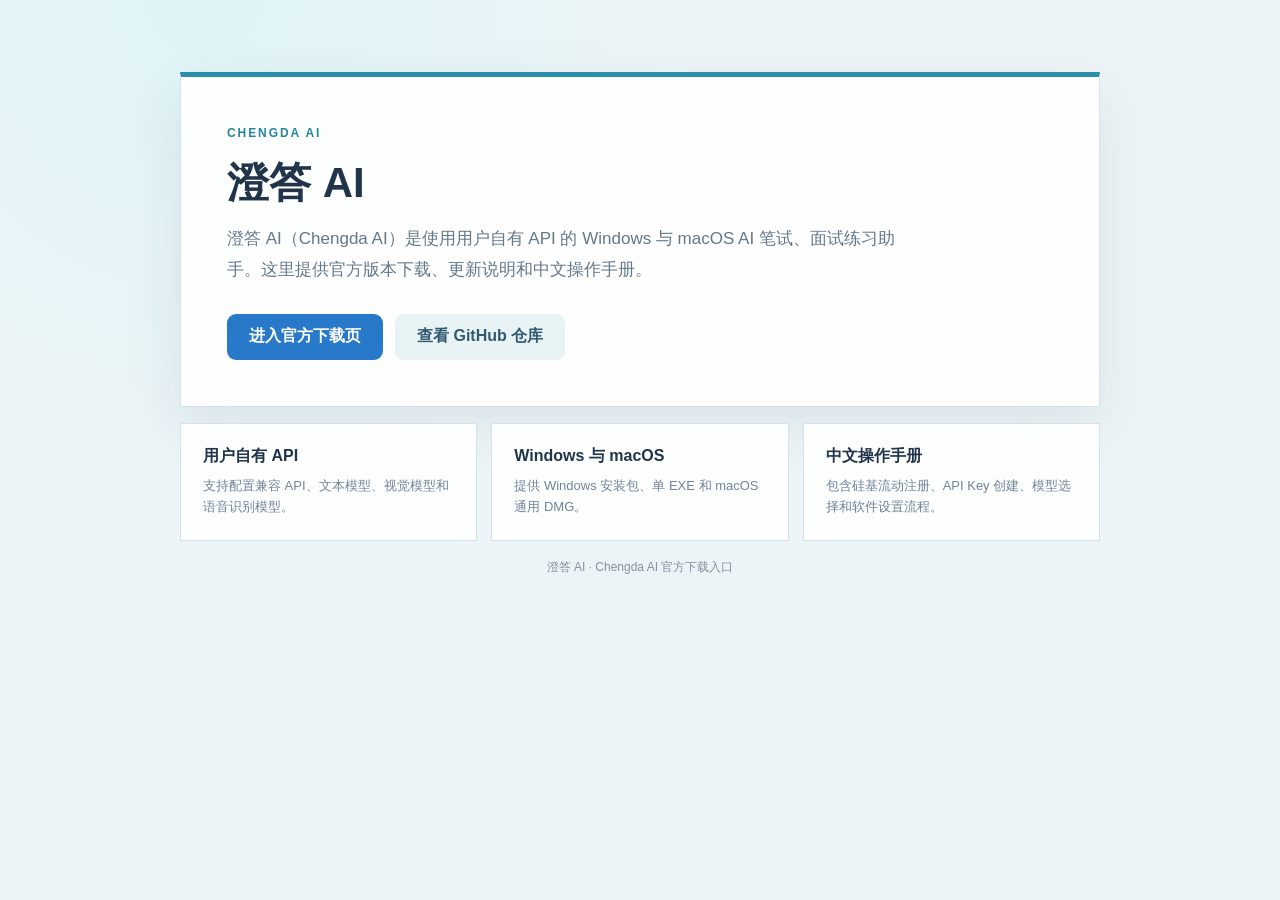
<file: index.html>
<!doctype html>
<html lang="zh-CN">
<head>
  <meta charset="UTF-8">
  <meta name="viewport" content="width=device-width,initial-scale=1">
  <title>澄答 AI｜Windows 与 macOS 官方下载</title>
  <meta name="description" content="澄答 AI（Chengda AI）官方下载入口，提供 Windows 安装包、单 EXE、macOS 通用 DMG、更新清单和中文操作手册。">
  <meta name="keywords" content="澄答AI,澄答 AI,Chengda AI,AI笔试练习,AI面试练习,硅基流动,Windows AI,macOS AI">
  <meta name="author" content="澄答 AI">
  <meta name="robots" content="index,follow">
  <link rel="canonical" href="https://wait-wind-blow.github.io/free.github.io/">
  <meta property="og:type" content="website">
  <meta property="og:locale" content="zh_CN">
  <meta property="og:site_name" content="澄答 AI">
  <meta property="og:title" content="澄答 AI 官方下载">
  <meta property="og:description" content="Windows 与 macOS AI 笔试、面试练习助手官方下载入口。">
  <meta property="og:url" content="https://wait-wind-blow.github.io/free.github.io/">
  <script type="application/ld+json">
    {
      "@context": "https://schema.org",
      "@type": "SoftwareApplication",
      "name": "澄答 AI",
      "alternateName": "Chengda AI",
      "applicationCategory": "EducationalApplication",
      "operatingSystem": "Windows, macOS",
      "url": "https://wait-wind-blow.github.io/free.github.io/chengda-ai/downloads/",
      "description": "使用用户自有 API 的 AI 笔试与面试练习助手。"
    }
  </script>
  <style>
    :root{font-family:"Segoe UI","Microsoft YaHei",sans-serif;color:#20344a;background:#edf4f7}*{box-sizing:border-box}body{margin:0;min-height:100vh;background:radial-gradient(circle at 16% 0,#dff4f7 0,transparent 36%),#edf4f7}.wrap{width:min(920px,calc(100% - 32px));margin:0 auto;padding:72px 0}.hero{padding:46px;border:1px solid #d5e2e9;border-top:5px solid #2b8eaa;background:rgba(255,255,255,.94);box-shadow:0 20px 52px rgba(40,70,91,.09)}.eyebrow{color:#26859e;font-size:12px;font-weight:800;letter-spacing:.16em}.hero h1{margin:14px 0 12px;font-size:42px}.hero p{max-width:680px;margin:0;color:#64788c;font-size:17px;line-height:1.85}.actions{display:flex;flex-wrap:wrap;gap:12px;margin-top:28px}.button{display:inline-flex;align-items:center;justify-content:center;min-height:46px;padding:0 22px;border-radius:9px;color:#fff;background:#2879c9;text-decoration:none;font-weight:750}.button.secondary{color:#315b70;background:#e8f3f6}.features{display:grid;grid-template-columns:repeat(3,1fr);gap:14px;margin-top:16px}.card{padding:22px;border:1px solid #d5e2e9;background:rgba(255,255,255,.9)}.card strong{display:block;margin-bottom:8px}.card span{color:#718398;font-size:13px;line-height:1.65}.foot{margin-top:18px;color:#8392a1;font-size:12px;text-align:center}@media(max-width:720px){.wrap{padding:28px 0}.hero{padding:30px 24px}.hero h1{font-size:34px}.features{grid-template-columns:1fr}}
  </style>
</head>
<body>
  <main class="wrap">
    <section class="hero">
      <span class="eyebrow">CHENGDA AI</span>
      <h1>澄答 AI</h1>
      <p>澄答 AI（Chengda AI）是使用用户自有 API 的 Windows 与 macOS AI 笔试、面试练习助手。这里提供官方版本下载、更新说明和中文操作手册。</p>
      <div class="actions">
        <a class="button" href="./chengda-ai/downloads/">进入官方下载页</a>
        <a class="button secondary" href="https://github.com/wait-wind-blow/free.github.io">查看 GitHub 仓库</a>
      </div>
    </section>
    <section class="features" aria-label="主要功能">
      <article class="card"><strong>用户自有 API</strong><span>支持配置兼容 API、文本模型、视觉模型和语音识别模型。</span></article>
      <article class="card"><strong>Windows 与 macOS</strong><span>提供 Windows 安装包、单 EXE 和 macOS 通用 DMG。</span></article>
      <article class="card"><strong>中文操作手册</strong><span>包含硅基流动注册、API Key 创建、模型选择和软件设置流程。</span></article>
    </section>
    <p class="foot">澄答 AI · Chengda AI 官方下载入口</p>
  </main>
</body>
</html>
</file>
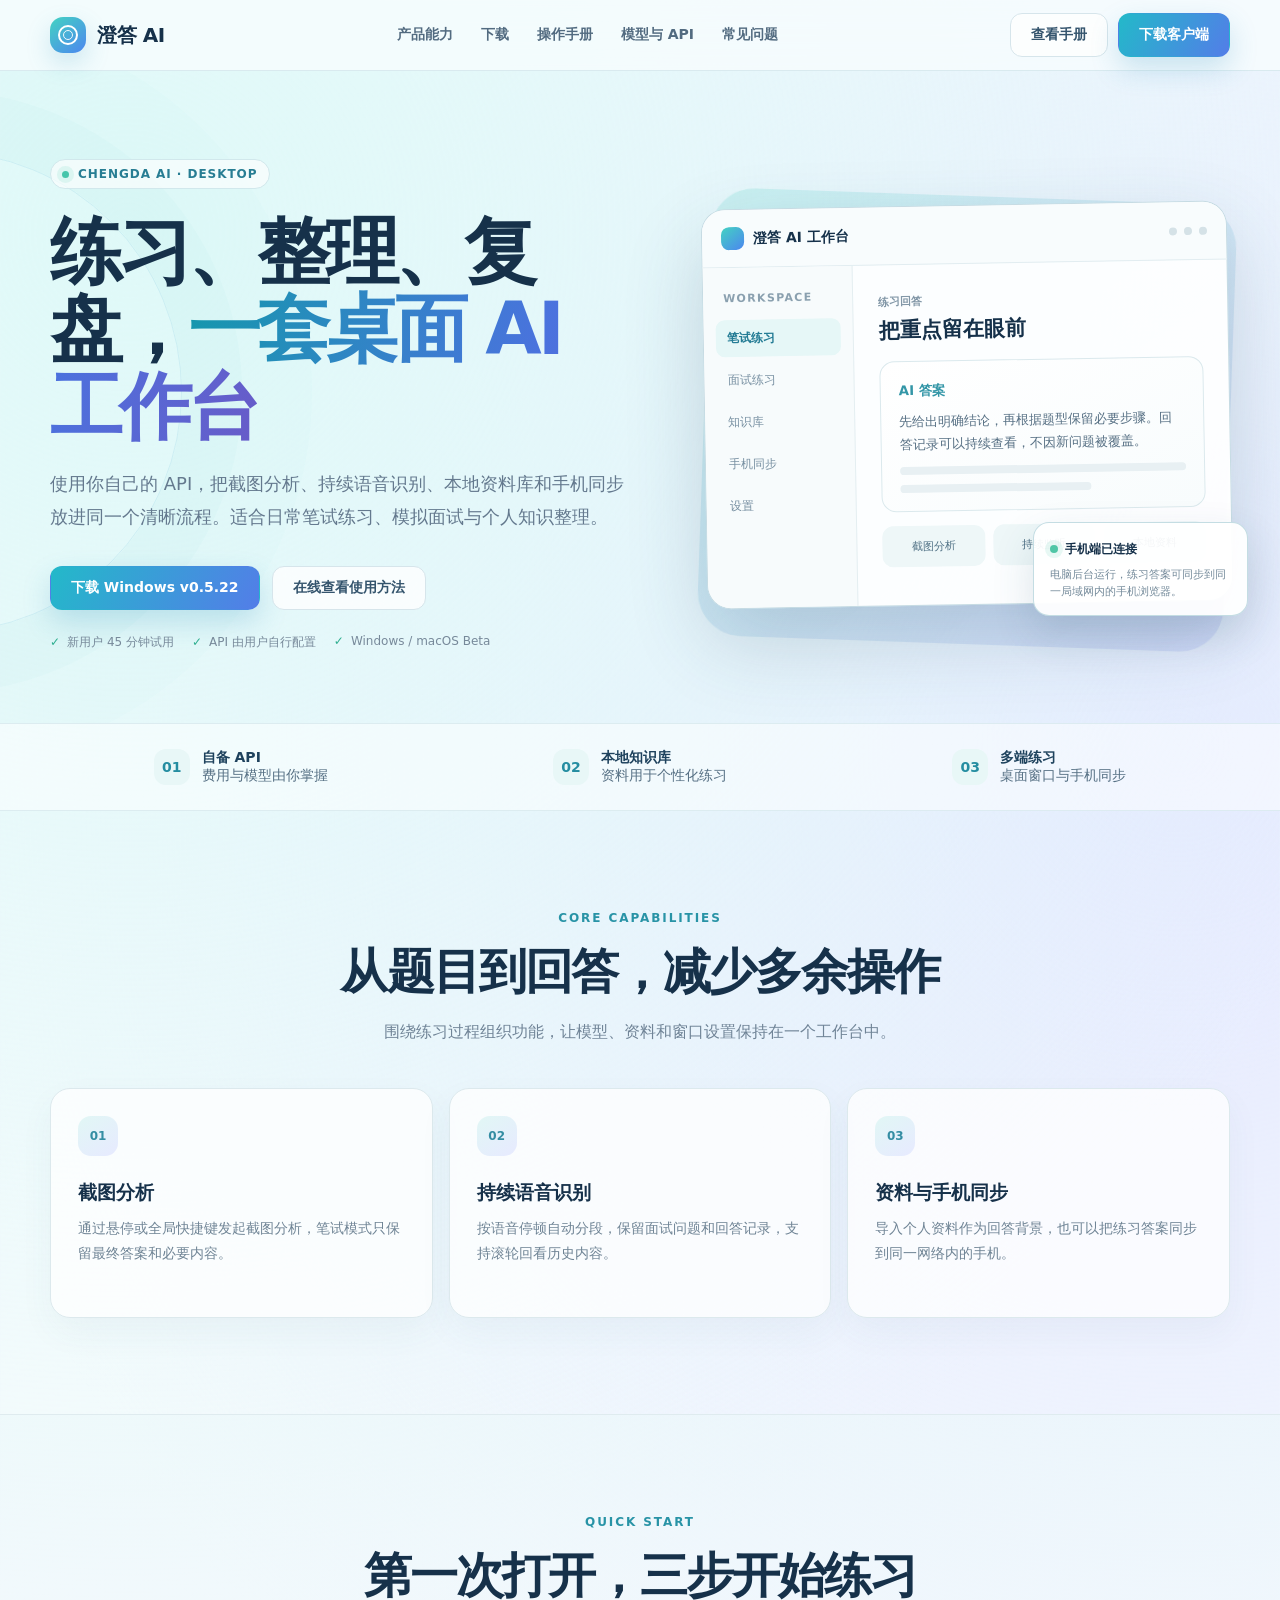
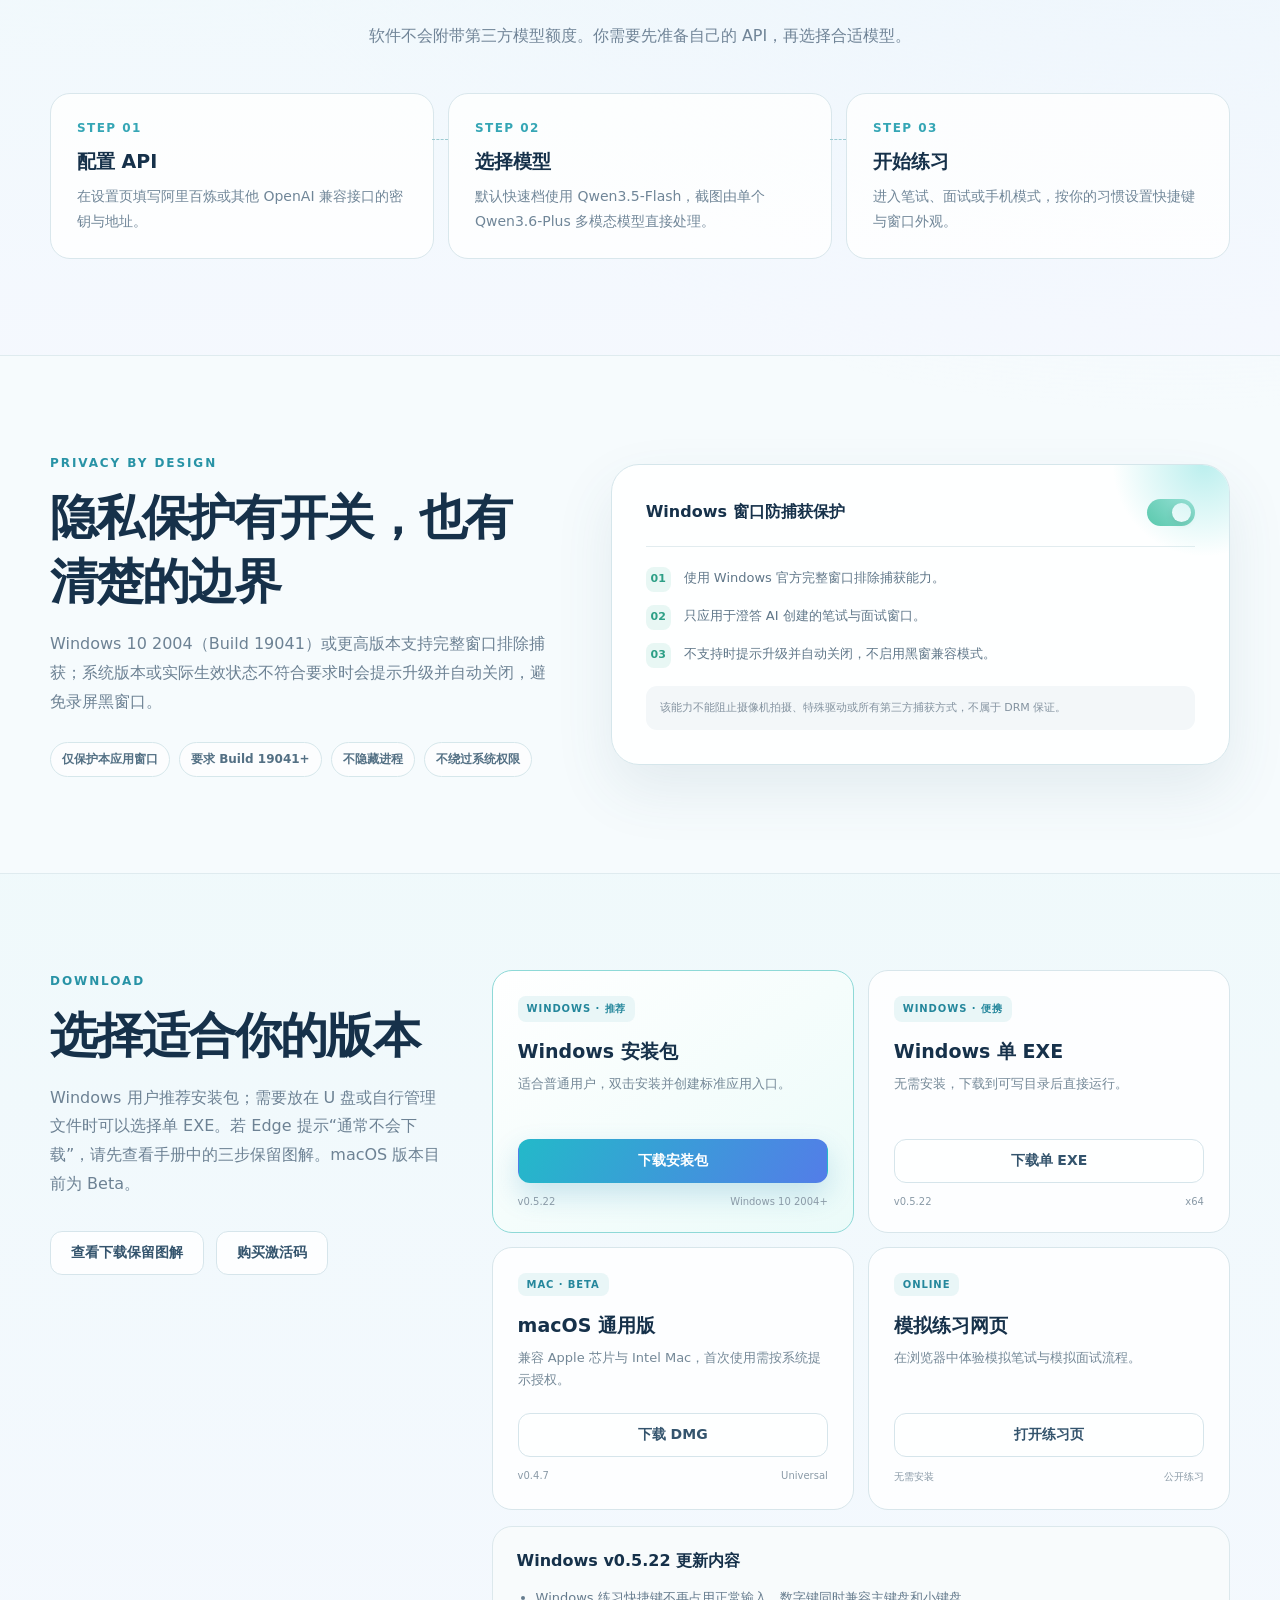
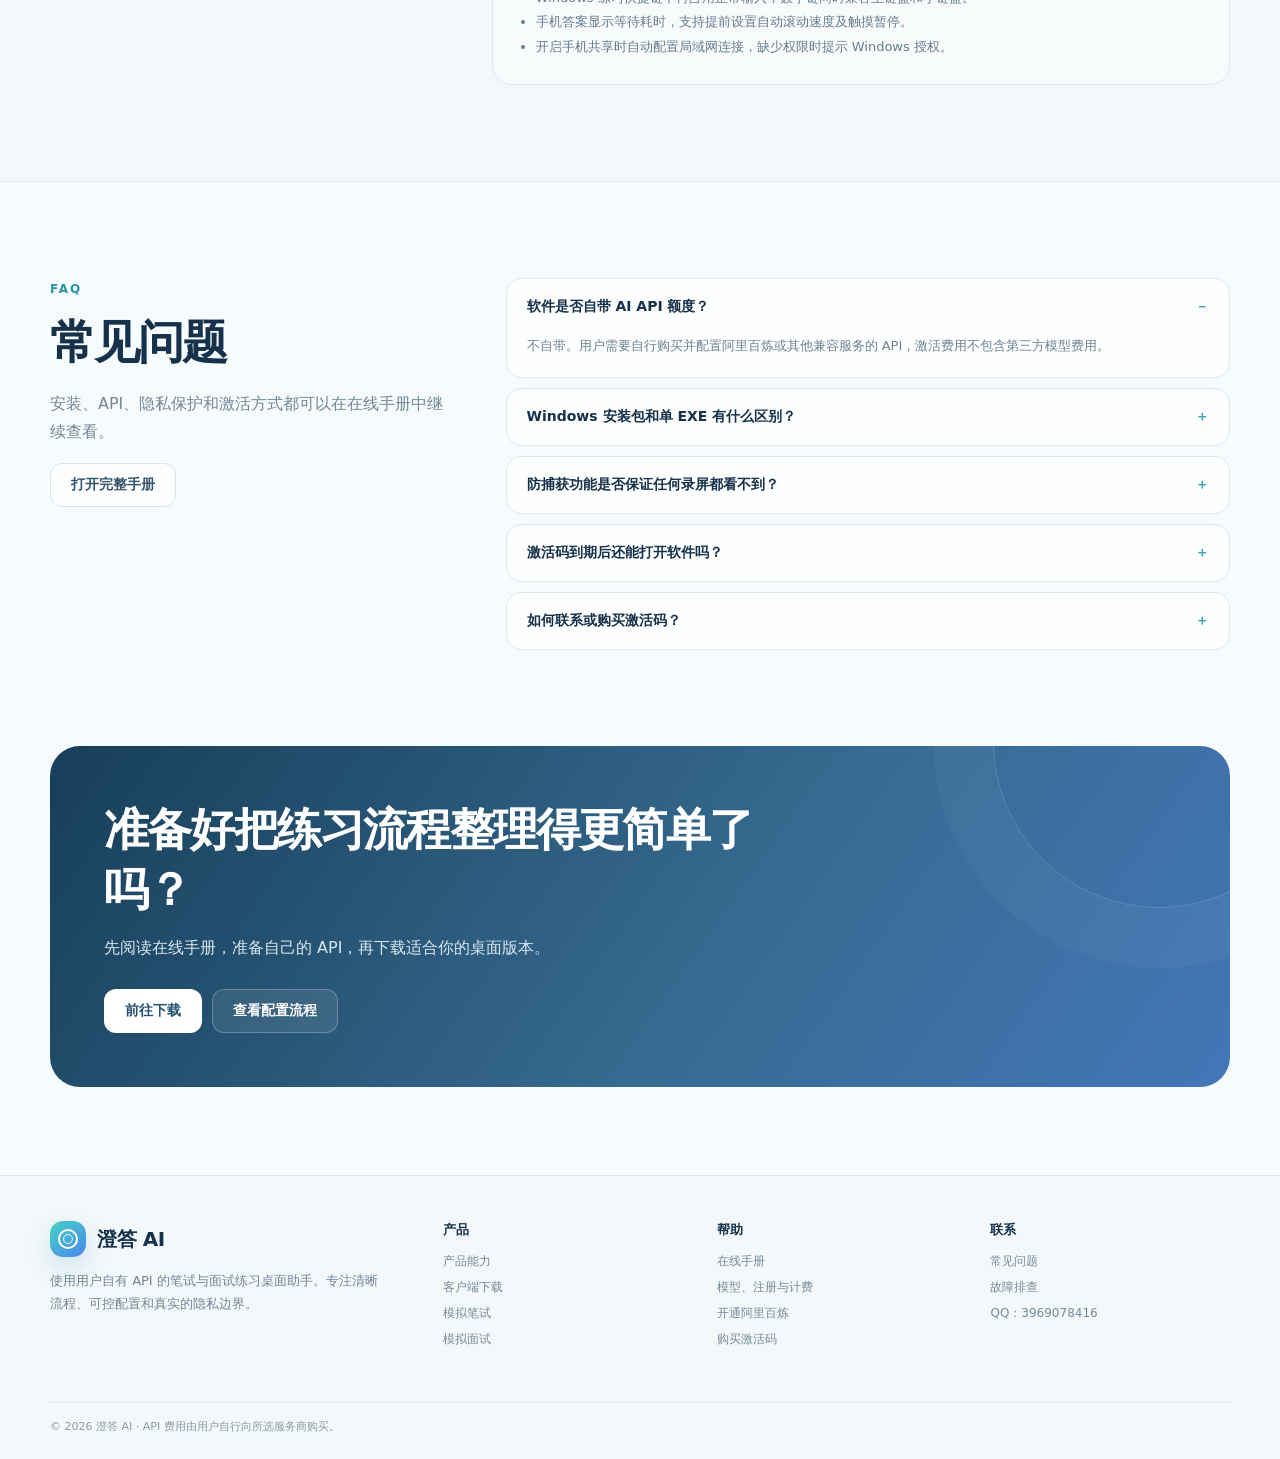
<file: chengda-ai/index.html>
<!doctype html>
<html lang="zh-CN">
<head>
  <meta charset="UTF-8">
  <meta name="viewport" content="width=device-width,initial-scale=1">
  <title>澄答 AI｜笔试与面试练习桌面助手</title>
  <meta name="description" content="澄答 AI 是一款使用用户自有 API 的笔试与面试练习桌面助手，支持截图分析、持续语音识别、本地知识库和手机同步。">
  <meta name="keywords" content="澄答AI,澄答 AI,AI笔试练习,AI面试练习,阿里百炼,桌面AI助手">
  <meta name="robots" content="index,follow">
  <meta name="theme-color" content="#eefbff">
  <style>
    :root{font-family:"Segoe UI","Microsoft YaHei",system-ui,sans-serif;color:#16314a;background:#f6fbfd;--ink:#16314a;--muted:#64798e;--line:#d9e8ee;--cyan:#22b7cc;--blue:#4f7fe8;--green:#57c9a7;--paper:rgba(255,255,255,.88)}
    *{box-sizing:border-box}html{scroll-behavior:smooth}body{margin:0;min-width:320px;background:radial-gradient(circle at 10% 5%,#dff9f8 0,transparent 31%),radial-gradient(circle at 92% 16%,#e5e9ff 0,transparent 31%),#f6fbfd;color:var(--ink)}a{color:inherit}button,a{touch-action:manipulation}.shell{width:min(1180px,calc(100% - 40px));margin:auto}.site-header{position:sticky;top:0;z-index:20;border-bottom:1px solid rgba(210,230,236,.78);background:rgba(248,253,254,.78);backdrop-filter:blur(18px)}.nav{height:70px;display:flex;align-items:center;justify-content:space-between;gap:22px}.brand{display:flex;align-items:center;gap:11px;text-decoration:none;font-size:20px;font-weight:850;letter-spacing:-.02em}.brand-mark{position:relative;width:36px;height:36px;border-radius:13px;background:linear-gradient(140deg,#43d3c2,#4c86ef);box-shadow:0 10px 24px rgba(58,153,190,.22)}.brand-mark:before,.brand-mark:after{content:"";position:absolute;border:2px solid #fff;border-radius:50%;inset:8px}.brand-mark:after{inset:13px;border-width:1.5px;opacity:.9}.nav-links{display:flex;align-items:center;gap:28px;color:#526b80;font-size:14px;font-weight:650}.nav-links a{text-decoration:none}.nav-links a:hover{color:#268da8}.nav-actions{display:flex;align-items:center;gap:10px}.button{display:inline-flex;min-height:44px;align-items:center;justify-content:center;padding:0 20px;border:1px solid transparent;border-radius:12px;text-decoration:none;font-size:14px;font-weight:760;transition:transform .18s ease,box-shadow .18s ease,background .18s ease}.button:hover{transform:translateY(-2px)}.button.primary{color:#fff;background:linear-gradient(120deg,#23b9c9,#537de8);box-shadow:0 12px 28px rgba(42,139,188,.22)}.button.soft{border-color:#d6e5eb;background:rgba(255,255,255,.8);color:#34546d}.hero{position:relative;padding:88px 0 72px;overflow:hidden}.hero:before{content:"";position:absolute;width:480px;height:480px;border:1px solid rgba(96,178,208,.16);border-radius:50%;left:-300px;top:80px;box-shadow:0 0 0 60px rgba(95,199,201,.035),0 0 0 130px rgba(95,199,201,.025)}.hero-grid{position:relative;display:grid;grid-template-columns:minmax(0,1fr) minmax(460px,.9fr);gap:70px;align-items:center}.eyebrow{display:inline-flex;align-items:center;gap:9px;padding:7px 11px;border:1px solid #d1e8ec;border-radius:999px;background:rgba(255,255,255,.64);color:#277d93;font-size:12px;font-weight:800;letter-spacing:.08em}.eyebrow:before{content:"";width:7px;height:7px;border-radius:50%;background:#46c5aa;box-shadow:0 0 0 5px rgba(70,197,170,.13)}h1{max-width:670px;margin:24px 0 22px;font-size:clamp(44px,5.7vw,76px);line-height:1.06;letter-spacing:-.055em}.gradient-text{background:linear-gradient(105deg,#1598ac,#4b72de 62%,#685bc8);-webkit-background-clip:text;background-clip:text;color:transparent}.hero-copy{max-width:610px;margin:0;color:var(--muted);font-size:18px;line-height:1.85}.hero-actions{display:flex;flex-wrap:wrap;gap:12px;margin-top:32px}.hero-note{display:flex;flex-wrap:wrap;gap:18px;margin-top:24px;color:#77899a;font-size:12px}.hero-note span:before{content:"✓";margin-right:7px;color:#2eae8f;font-weight:900}.product-stage{position:relative;min-height:490px;display:flex;align-items:center;justify-content:center}.product-stage:before{content:"";position:absolute;inset:36px 0 6px;border-radius:44px;background:linear-gradient(145deg,rgba(67,210,194,.18),rgba(93,108,231,.14));filter:blur(.2px);transform:rotate(2deg)}.app-window{position:relative;width:100%;max-width:560px;border:1px solid rgba(195,218,226,.95);border-radius:24px;background:rgba(255,255,255,.94);box-shadow:0 32px 80px rgba(42,76,102,.2);overflow:hidden;transform:rotate(-1deg)}.app-top{height:58px;display:flex;align-items:center;justify-content:space-between;padding:0 19px;border-bottom:1px solid #e2edf1;background:rgba(248,252,253,.92)}.app-brand{display:flex;align-items:center;gap:9px;font-size:14px;font-weight:800}.mini-mark{width:23px;height:23px;border-radius:8px;background:linear-gradient(140deg,#43d3c2,#4c86ef)}.window-dots{display:flex;gap:7px}.window-dots i{display:block;width:8px;height:8px;border-radius:50%;background:#d5e2e7}.app-body{display:grid;grid-template-columns:150px 1fr;min-height:340px}.app-side{padding:18px 12px;border-right:1px solid #e4eef1;background:#f7fbfc}.app-side strong{display:block;margin:6px 8px 15px;font-size:11px;color:#8aa0af;letter-spacing:.12em}.side-item{padding:10px 11px;border-radius:9px;color:#7890a2;font-size:12px;margin-bottom:5px}.side-item.active{color:#247c95;background:#e6f7f7;font-weight:800}.app-main{padding:25px}.app-label{font-size:11px;color:#8297a7;font-weight:750}.app-main h3{margin:7px 0 17px;font-size:21px}.answer-card{padding:18px;border:1px solid #dbe9ed;border-radius:15px;background:linear-gradient(155deg,#fff,#f8fcfd)}.answer-card small{color:#3396a7;font-weight:800}.answer-card p{margin:11px 0 0;color:#577084;font-size:13px;line-height:1.75}.answer-line{height:8px;margin-top:10px;border-radius:99px;background:#e8f0f3}.answer-line.short{width:67%}.tool-row{display:grid;grid-template-columns:repeat(3,1fr);gap:8px;margin-top:14px}.tool{padding:13px 8px;border-radius:11px;background:#eef7f8;text-align:center;color:#507185;font-size:11px}.float-card{position:absolute;right:-18px;bottom:34px;width:215px;padding:15px 16px;border:1px solid rgba(190,218,224,.9);border-radius:16px;background:rgba(255,255,255,.94);box-shadow:0 18px 42px rgba(46,85,110,.16)}.float-card b{font-size:12px}.float-card p{margin:8px 0 0;color:#758b9b;font-size:11px;line-height:1.55}.signal{display:inline-flex;width:8px;height:8px;margin-right:7px;border-radius:50%;background:#50c6a6;box-shadow:0 0 0 5px rgba(80,198,166,.13)}.trust-strip{padding:25px 0;border-top:1px solid rgba(216,233,238,.8);border-bottom:1px solid rgba(216,233,238,.8);background:rgba(255,255,255,.48)}.trust-grid{display:grid;grid-template-columns:repeat(3,1fr);gap:18px}.trust-item{display:flex;align-items:center;justify-content:center;gap:12px;color:#567084;font-size:14px}.trust-item b{color:#1e425d}.trust-number{display:flex;width:36px;height:36px;align-items:center;justify-content:center;border-radius:12px;background:#e8f7f7;color:#258da1;font-weight:850}.features{padding:96px 0}.section-head{max-width:690px;margin:0 auto 42px;text-align:center}.section-kicker{color:#2893a6;font-size:12px;font-weight:850;letter-spacing:.16em}.section-head h2{margin:14px 0;font-size:clamp(32px,4vw,48px);letter-spacing:-.04em}.section-head p{margin:0;color:#708497;line-height:1.8}.feature-grid{display:grid;grid-template-columns:repeat(3,1fr);gap:16px}.feature-card{min-height:230px;padding:27px;border:1px solid #dce9ed;border-radius:20px;background:rgba(255,255,255,.76);box-shadow:0 14px 34px rgba(50,90,115,.05)}.feature-index{display:inline-flex;width:40px;height:40px;align-items:center;justify-content:center;border-radius:13px;background:linear-gradient(145deg,#e1f7f5,#e7eaff);color:#348da3;font-size:12px;font-weight:900}.feature-card h3{margin:24px 0 10px;font-size:19px}.feature-card p{margin:0;color:#6f8495;font-size:14px;line-height:1.75}.preview-foot{padding:34px 0;color:#8b9baa;font-size:12px;text-align:center}
    .section{padding:96px 0}.soft-section{background:linear-gradient(180deg,rgba(235,248,250,.56),rgba(244,247,255,.7));border-top:1px solid #dfebef;border-bottom:1px solid #dfebef}.process-grid{display:grid;grid-template-columns:repeat(3,1fr);gap:14px}.process-step{position:relative;padding:27px 26px 25px;border:1px solid #d9e7ec;border-radius:20px;background:rgba(255,255,255,.82)}.process-step:after{content:"";position:absolute;top:45px;right:-15px;width:16px;border-top:1px dashed #9dcbd2}.process-step:last-child:after{display:none}.process-step span{display:block;color:#35a6b5;font-size:12px;font-weight:900;letter-spacing:.12em}.process-step h3{margin:14px 0 9px;font-size:19px}.process-step p{margin:0;color:#708698;font-size:14px;line-height:1.75}.showcase{display:grid;grid-template-columns:.9fr 1.1fr;gap:54px;align-items:center}.showcase-copy h2,.download-copy h2{margin:15px 0 16px;font-size:clamp(32px,4vw,48px);letter-spacing:-.04em}.showcase-copy>p,.download-copy>p{color:#6d8294;line-height:1.8}.pill-list{display:flex;flex-wrap:wrap;gap:9px;margin-top:25px}.pill-list span{padding:8px 11px;border:1px solid #d6e7eb;border-radius:999px;background:rgba(255,255,255,.66);color:#537084;font-size:12px;font-weight:700}.privacy-panel{position:relative;padding:34px;border:1px solid #d5e6eb;border-radius:28px;background:rgba(255,255,255,.9);box-shadow:0 25px 58px rgba(57,94,117,.1);overflow:hidden}.privacy-panel:before{content:"";position:absolute;width:190px;height:190px;border-radius:50%;right:-70px;top:-95px;background:radial-gradient(circle,#bcefee,transparent 68%)}.privacy-state{display:flex;align-items:center;justify-content:space-between;gap:18px;padding-bottom:20px;border-bottom:1px solid #e2ecef}.privacy-state b{font-size:16px}.privacy-toggle{width:48px;height:27px;padding:4px;border-radius:999px;background:#51c5a7}.privacy-toggle:after{content:"";display:block;width:19px;height:19px;margin-left:auto;border-radius:50%;background:#fff;box-shadow:0 2px 6px rgba(30,80,70,.22)}.privacy-list{display:grid;gap:13px;margin-top:20px}.privacy-row{display:grid;grid-template-columns:28px 1fr;gap:10px;align-items:start;color:#607789;font-size:13px;line-height:1.65}.privacy-row i{display:flex;width:25px;height:25px;align-items:center;justify-content:center;border-radius:8px;background:#e8f7f4;color:#2d9f86;font-style:normal;font-size:11px;font-weight:900}.privacy-foot{margin:18px 0 0;padding:13px 14px;border-radius:11px;background:#f3f7f9;color:#8493a0;font-size:11px;line-height:1.6}.download-layout{display:grid;grid-template-columns:.7fr 1.3fr;gap:44px;align-items:start}.download-copy{position:sticky;top:110px}.download-grid{display:grid;grid-template-columns:repeat(2,1fr);gap:14px}.download-card{padding:25px;border:1px solid #d8e6eb;border-radius:20px;background:rgba(255,255,255,.88)}.download-card.recommended{border-color:#8ed9d7;background:linear-gradient(145deg,#fff,#ebfbf9)}.platform-tag{display:inline-flex;padding:6px 9px;border-radius:8px;background:#e9f6f7;color:#25879c;font-size:10px;font-weight:900;letter-spacing:.09em}.download-card h3{margin:17px 0 8px;font-size:19px}.download-card p{min-height:48px;margin:0;color:#748897;font-size:13px;line-height:1.7}.download-card .button{width:100%;margin-top:18px}.download-meta{display:flex;justify-content:space-between;margin-top:13px;color:#8a9aa7;font-size:10px}.release-panel{margin-top:16px;padding:24px;border:1px solid #dce8ec;border-radius:20px;background:#f8fbfc}.release-panel h3{margin:0 0 14px;font-size:16px}.release-panel ul{margin:0;padding-left:19px;color:#667c8e;font-size:13px;line-height:1.9}.faq-grid{display:grid;grid-template-columns:.72fr 1.28fr;gap:48px;align-items:start}.faq-intro h2{margin:15px 0 12px;font-size:clamp(32px,4vw,46px);letter-spacing:-.04em}.faq-intro p{color:#748797;line-height:1.8}.faq-list{display:grid;gap:10px}.faq-list details{border:1px solid #dbe8ec;border-radius:15px;background:rgba(255,255,255,.82);overflow:hidden}.faq-list summary{cursor:pointer;list-style:none;padding:19px 20px;font-size:14px;font-weight:800}.faq-list summary::-webkit-details-marker{display:none}.faq-list summary:after{content:"＋";float:right;color:#42a5b5}.faq-list details[open] summary:after{content:"－"}.faq-list p{margin:0;padding:0 20px 20px;color:#6d8293;font-size:13px;line-height:1.75}.final-cta{padding:0 0 88px}.cta-panel{position:relative;padding:54px;border-radius:30px;background:linear-gradient(125deg,#173e59,#376b91 58%,#4376b8);color:#fff;overflow:hidden}.cta-panel:before{content:"";position:absolute;width:330px;height:330px;border:1px solid rgba(255,255,255,.16);border-radius:50%;right:-95px;top:-170px;box-shadow:0 0 0 60px rgba(255,255,255,.035)}.cta-panel h2{position:relative;max-width:720px;margin:0 0 14px;font-size:clamp(30px,4vw,45px);letter-spacing:-.04em}.cta-panel p{position:relative;max-width:680px;margin:0;color:#d9e8ef;line-height:1.75}.cta-actions{position:relative;display:flex;flex-wrap:wrap;gap:10px;margin-top:27px}.cta-panel .button.primary{background:#fff;color:#23526f;box-shadow:none}.cta-panel .button.soft{border-color:rgba(255,255,255,.24);background:rgba(255,255,255,.09);color:#fff}.site-footer{border-top:1px solid #dce8ec;background:#f3f8fa}.footer-grid{display:grid;grid-template-columns:1.5fr repeat(3,1fr);gap:34px;padding:45px 0}.footer-brand p{max-width:340px;color:#738696;font-size:13px;line-height:1.75}.footer-col strong{display:block;margin-bottom:14px;font-size:13px}.footer-col a,.footer-col span{display:block;margin:9px 0;color:#768a99;text-decoration:none;font-size:12px}.copyright{padding:16px 0 25px;border-top:1px solid #e0eaed;color:#8c9aa5;font-size:11px}.preview-foot{display:none}
    @media(max-width:930px){.nav-links{display:none}.hero{padding-top:60px}.hero-grid{grid-template-columns:1fr;gap:44px}.hero-copy{max-width:720px}.product-stage{min-height:430px}.app-window{max-width:620px}.float-card{right:10px}.feature-grid,.process-grid{grid-template-columns:1fr}.feature-card{min-height:auto}.process-step:after{display:none}.trust-grid{grid-template-columns:1fr}.trust-item{justify-content:flex-start}.showcase,.download-layout,.faq-grid{grid-template-columns:1fr}.download-copy{position:static}.footer-grid{grid-template-columns:repeat(2,1fr)}}
    @media(max-width:560px){.shell{width:min(100% - 24px,1180px)}.nav{height:62px}.nav-actions .soft{display:none}.button{padding:0 15px}.hero{padding:45px 0 48px}h1{font-size:42px}.hero-copy{font-size:16px}.product-stage{min-height:375px}.app-body{grid-template-columns:92px 1fr}.app-side{padding:12px 7px}.app-main{padding:18px 14px}.tool-row{grid-template-columns:1fr}.tool:nth-child(n+2){display:none}.float-card{right:4px;bottom:8px;width:185px}.features{padding:68px 0}}
  </style>
</head>
<body>
  <header class="site-header">
    <nav class="nav shell" aria-label="主导航">
      <a class="brand" href="#top"><span class="brand-mark" aria-hidden="true"></span><span>澄答 AI</span></a>
      <div class="nav-links"><a href="#features">产品能力</a><a href="downloads/">下载</a><a href="manual/">操作手册</a><a href="models/">模型与 API</a><a href="#faq">常见问题</a></div>
      <div class="nav-actions"><a class="button soft" href="manual/">查看手册</a><a class="button primary" href="downloads/">下载客户端</a></div>
    </nav>
  </header>
  <main id="top">
    <section class="hero">
      <div class="hero-grid shell">
        <div>
          <span class="eyebrow">CHENGDA AI · DESKTOP</span>
          <h1>练习、整理、复盘，<span class="gradient-text">一套桌面 AI 工作台</span></h1>
          <p class="hero-copy">使用你自己的 API，把截图分析、持续语音识别、本地资料库和手机同步放进同一个清晰流程。适合日常笔试练习、模拟面试与个人知识整理。</p>
          <div class="hero-actions"><a class="button primary" href="downloads/">下载 Windows v0.5.22</a><a class="button soft" href="manual/">在线查看使用方法</a></div>
          <div class="hero-note"><span>新用户 45 分钟试用</span><span>API 由用户自行配置</span><span>Windows / macOS Beta</span></div>
        </div>
        <div class="product-stage" aria-label="澄答 AI 产品界面示意">
          <div class="app-window">
            <div class="app-top"><span class="app-brand"><i class="mini-mark"></i>澄答 AI 工作台</span><span class="window-dots"><i></i><i></i><i></i></span></div>
            <div class="app-body">
              <aside class="app-side"><strong>WORKSPACE</strong><div class="side-item active">笔试练习</div><div class="side-item">面试练习</div><div class="side-item">知识库</div><div class="side-item">手机同步</div><div class="side-item">设置</div></aside>
              <div class="app-main"><span class="app-label">练习回答</span><h3>把重点留在眼前</h3><div class="answer-card"><small>AI 答案</small><p>先给出明确结论，再根据题型保留必要步骤。回答记录可以持续查看，不因新问题被覆盖。</p><div class="answer-line"></div><div class="answer-line short"></div></div><div class="tool-row"><div class="tool">截图分析</div><div class="tool">持续监听</div><div class="tool">本地资料</div></div></div>
            </div>
          </div>
          <div class="float-card"><b><span class="signal"></span>手机端已连接</b><p>电脑后台运行，练习答案可同步到同一局域网内的手机浏览器。</p></div>
        </div>
      </div>
    </section>
    <section class="trust-strip"><div class="trust-grid shell"><div class="trust-item"><span class="trust-number">01</span><span><b>自备 API</b><br>费用与模型由你掌握</span></div><div class="trust-item"><span class="trust-number">02</span><span><b>本地知识库</b><br>资料用于个性化练习</span></div><div class="trust-item"><span class="trust-number">03</span><span><b>多端练习</b><br>桌面窗口与手机同步</span></div></div></section>
    <section class="features" id="features"><div class="shell"><div class="section-head"><span class="section-kicker">CORE CAPABILITIES</span><h2>从题目到回答，减少多余操作</h2><p>围绕练习过程组织功能，让模型、资料和窗口设置保持在一个工作台中。</p></div><div class="feature-grid"><article class="feature-card"><span class="feature-index">01</span><h3>截图分析</h3><p>通过悬停或全局快捷键发起截图分析，笔试模式只保留最终答案和必要内容。</p></article><article class="feature-card"><span class="feature-index">02</span><h3>持续语音识别</h3><p>按语音停顿自动分段，保留面试问题和回答记录，支持滚轮回看历史内容。</p></article><article class="feature-card"><span class="feature-index">03</span><h3>资料与手机同步</h3><p>导入个人资料作为回答背景，也可以把练习答案同步到同一网络内的手机。</p></article></div></div></section>
    <section class="section soft-section" id="workflow"><div class="shell"><div class="section-head"><span class="section-kicker">QUICK START</span><h2>第一次打开，三步开始练习</h2><p>软件不会附带第三方模型额度。你需要先准备自己的 API，再选择合适模型。</p></div><div class="process-grid"><article class="process-step"><span>STEP 01</span><h3>配置 API</h3><p>在设置页填写阿里百炼或其他 OpenAI 兼容接口的密钥与地址。</p></article><article class="process-step"><span>STEP 02</span><h3>选择模型</h3><p>默认快速档使用 Qwen3.5-Flash，截图由单个 Qwen3.6-Plus 多模态模型直接处理。</p></article><article class="process-step"><span>STEP 03</span><h3>开始练习</h3><p>进入笔试、面试或手机模式，按你的习惯设置快捷键与窗口外观。</p></article></div></div></section>
    <section class="section"><div class="showcase shell"><div class="showcase-copy"><span class="section-kicker">PRIVACY BY DESIGN</span><h2>隐私保护有开关，也有清楚的边界</h2><p>Windows 10 2004（Build 19041）或更高版本支持完整窗口排除捕获；系统版本或实际生效状态不符合要求时会提示升级并自动关闭，避免录屏黑窗口。</p><div class="pill-list"><span>仅保护本应用窗口</span><span>要求 Build 19041+</span><span>不隐藏进程</span><span>不绕过系统权限</span></div></div><div class="privacy-panel"><div class="privacy-state"><b>Windows 窗口防捕获保护</b><span class="privacy-toggle" aria-label="已开启"></span></div><div class="privacy-list"><div class="privacy-row"><i>01</i><span>使用 Windows 官方完整窗口排除捕获能力。</span></div><div class="privacy-row"><i>02</i><span>只应用于澄答 AI 创建的笔试与面试窗口。</span></div><div class="privacy-row"><i>03</i><span>不支持时提示升级并自动关闭，不启用黑窗兼容模式。</span></div></div><p class="privacy-foot">该能力不能阻止摄像机拍摄、特殊驱动或所有第三方捕获方式，不属于 DRM 保证。</p></div></div></section>
    <section class="section soft-section" id="download"><div class="download-layout shell"><div class="download-copy"><span class="section-kicker">DOWNLOAD</span><h2>选择适合你的版本</h2><p>Windows 用户推荐安装包；需要放在 U 盘或自行管理文件时可以选择单 EXE。若 Edge 提示“通常不会下载”，请先查看手册中的三步保留图解。macOS 版本目前为 Beta。</p><div class="hero-actions"><a class="button soft" href="manual/#quick">查看下载保留图解</a><a class="button soft" href="https://www.kufaka.com/shop/J2R9CEXC" target="_blank" rel="noreferrer">购买激活码</a></div></div><div><div class="download-grid"><article class="download-card recommended"><span class="platform-tag">WINDOWS · 推荐</span><h3>Windows 安装包</h3><p>适合普通用户，双击安装并创建标准应用入口。</p><a class="button primary" href="downloads/chengda-ai-0.5.22-x64-setup.exe">下载安装包</a><div class="download-meta"><span>v0.5.22</span><span>Windows 10 2004+</span></div></article><article class="download-card"><span class="platform-tag">WINDOWS · 便携</span><h3>Windows 单 EXE</h3><p>无需安装，下载到可写目录后直接运行。</p><a class="button soft" href="downloads/chengda-ai-0.5.22-windows-x64.exe">下载单 EXE</a><div class="download-meta"><span>v0.5.22</span><span>x64</span></div></article><article class="download-card"><span class="platform-tag">MAC · BETA</span><h3>macOS 通用版</h3><p>兼容 Apple 芯片与 Intel Mac，首次使用需按系统提示授权。</p><a class="button soft" href="downloads/chengda-ai-0.4.7-macos-universal.dmg">下载 DMG</a><div class="download-meta"><span>v0.4.7</span><span>Universal</span></div></article><article class="download-card"><span class="platform-tag">ONLINE</span><h3>模拟练习网页</h3><p>在浏览器中体验模拟笔试与模拟面试流程。</p><a class="button soft" href="desktop/mock-exam/">打开练习页</a><div class="download-meta"><span>无需安装</span><span>公开练习</span></div></article></div><div class="release-panel"><h3>Windows v0.5.22 更新内容</h3><ul><li>Windows 练习快捷键不再占用正常输入，数字键同时兼容主键盘和小键盘。</li><li>手机答案显示等待耗时，支持提前设置自动滚动速度及触摸暂停。</li><li>开启手机共享时自动配置局域网连接，缺少权限时提示 Windows 授权。</li></ul></div></div></div></section>
    <section class="section" id="faq"><div class="faq-grid shell"><div class="faq-intro"><span class="section-kicker">FAQ</span><h2>常见问题</h2><p>安装、API、隐私保护和激活方式都可以在在线手册中继续查看。</p><a class="button soft" href="manual/">打开完整手册</a></div><div class="faq-list"><details open><summary>软件是否自带 AI API 额度？</summary><p>不自带。用户需要自行购买并配置阿里百炼或其他兼容服务的 API，激活费用不包含第三方模型费用。</p></details><details><summary>Windows 安装包和单 EXE 有什么区别？</summary><p>安装包适合普通用户；单 EXE 无需安装，适合便携使用。两者提供相同的核心桌面功能。</p></details><details><summary>防捕获功能是否保证任何录屏都看不到？</summary><p>不能保证。软件使用操作系统公开能力保护本应用窗口，但摄像机、特殊驱动和部分第三方路径可能不受支持。</p></details><details><summary>激活码到期后还能打开软件吗？</summary><p>主页、设置、资料库与更新等基础页面仍可查看；进入笔试或面试练习时会提示激活。</p></details><details><summary>如何联系或购买激活码？</summary><p>可以前往“购买激活码”页面，也可以在激活到期提示中按页面说明联系 QQ：3969078416。</p></details></div></div></section>
    <section class="final-cta"><div class="cta-panel shell"><h2>准备好把练习流程整理得更简单了吗？</h2><p>先阅读在线手册，准备自己的 API，再下载适合你的桌面版本。</p><div class="cta-actions"><a class="button primary" href="downloads/">前往下载</a><a class="button soft" href="manual/">查看配置流程</a></div></div></section>
  </main>
  <footer class="site-footer"><div class="footer-grid shell"><div class="footer-brand"><a class="brand" href="#top"><span class="brand-mark" aria-hidden="true"></span><span>澄答 AI</span></a><p>使用用户自有 API 的笔试与面试练习桌面助手。专注清晰流程、可控配置和真实的隐私边界。</p></div><div class="footer-col"><strong>产品</strong><a href="#features">产品能力</a><a href="downloads/">客户端下载</a><a href="desktop/mock-exam/">模拟笔试</a><a href="desktop/mock-interview/">模拟面试</a></div><div class="footer-col"><strong>帮助</strong><a href="manual/">在线手册</a><a href="models/">模型、注册与计费</a><a href="https://bailian.console.aliyun.com/" target="_blank" rel="noreferrer">开通阿里百炼</a><a href="https://www.kufaka.com/shop/J2R9CEXC" target="_blank" rel="noreferrer">购买激活码</a></div><div class="footer-col"><strong>联系</strong><a href="#faq">常见问题</a><a href="manual/#errors">故障排查</a><span>QQ：3969078416</span></div></div><div class="copyright shell">© 2026 澄答 AI · API 费用由用户自行向所选服务商购买。</div></footer>
</body>
</html>
</file>
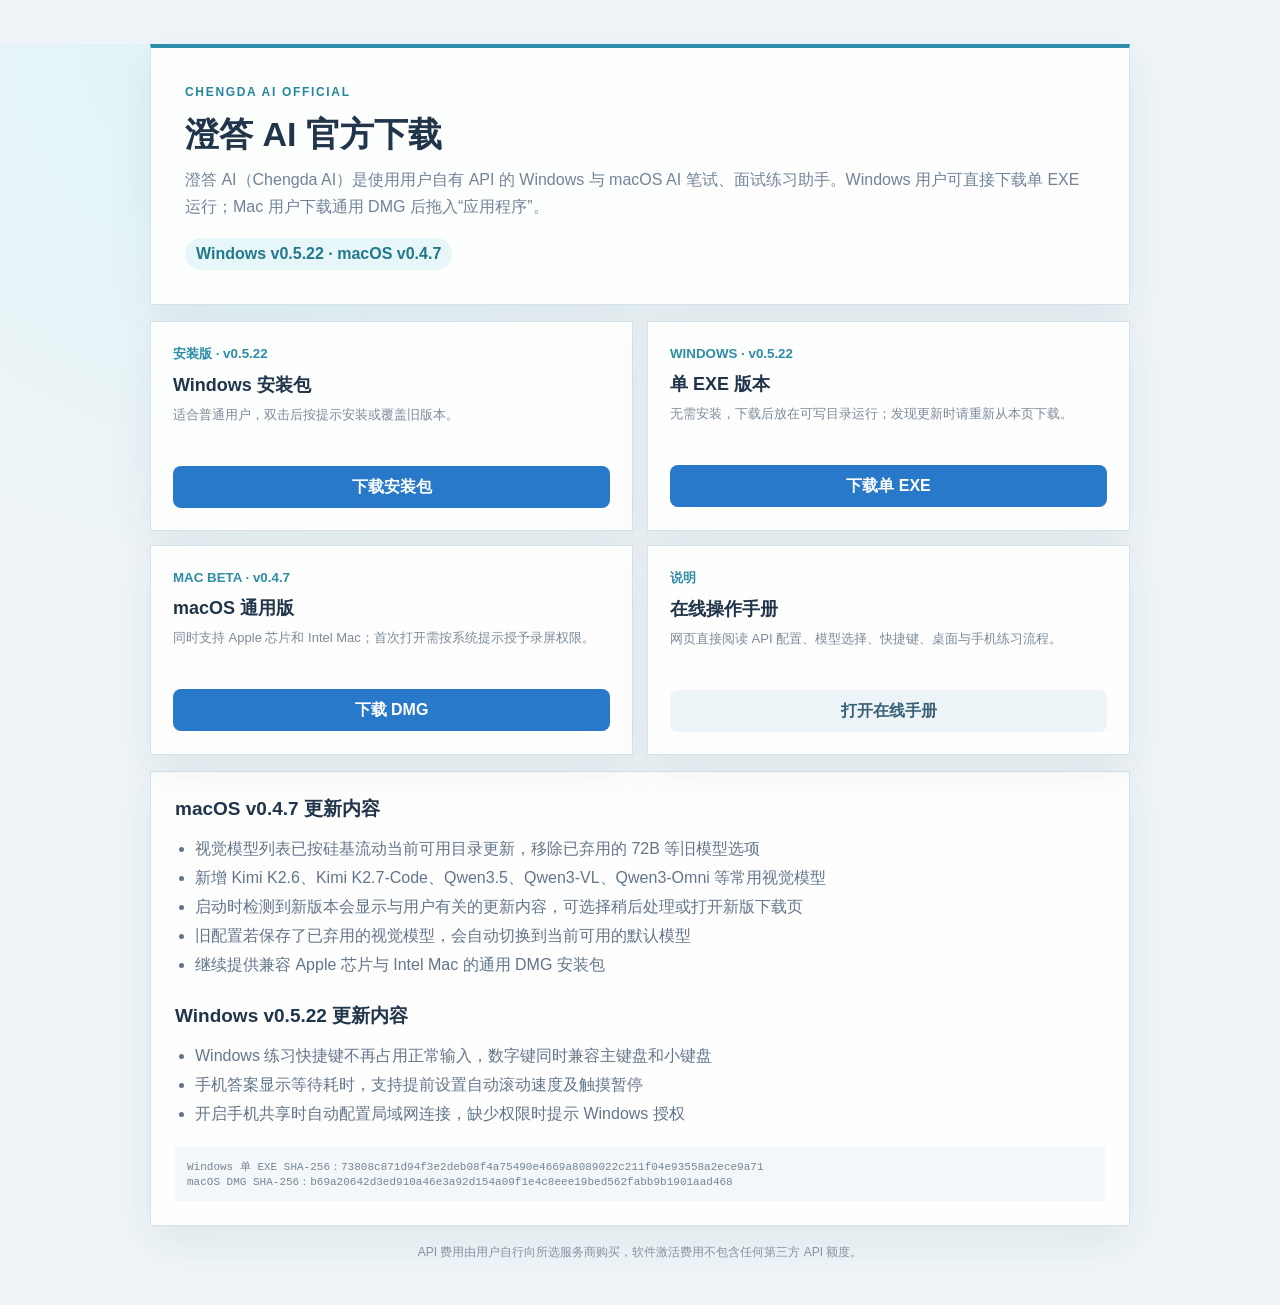
<file: chengda-ai/downloads/index.html>
<!doctype html>
<html lang="zh-CN">
<head>
  <meta charset="UTF-8">
  <meta name="viewport" content="width=device-width,initial-scale=1">
  <title>澄答 AI 官方下载｜Windows 与 macOS AI 练习助手</title>
  <meta name="description" content="澄答 AI（Chengda AI）官方下载与更新页面，提供 Windows 单 EXE、macOS 通用 DMG 和中文在线操作手册。">
  <meta name="keywords" content="澄答AI,澄答 AI,Chengda AI,AI笔试练习,AI面试练习,阿里百炼,Windows AI,macOS AI">
  <meta name="author" content="澄答 AI">
  <meta name="robots" content="index,follow">
  <link rel="canonical" href="https://wait-wind-blow.github.io/free.github.io/chengda-ai/downloads/">
  <meta property="og:type" content="website">
  <meta property="og:locale" content="zh_CN">
  <meta property="og:site_name" content="澄答 AI">
  <meta property="og:title" content="澄答 AI 官方下载">
  <meta property="og:description" content="Windows 与 macOS 版本、更新清单和中文操作手册官方下载。">
  <meta property="og:url" content="https://wait-wind-blow.github.io/free.github.io/chengda-ai/downloads/">
  <script type="application/ld+json">{"@context":"https://schema.org","@type":"SoftwareApplication","name":"澄答 AI","alternateName":"Chengda AI","applicationCategory":"EducationalApplication","operatingSystem":"Windows, macOS","url":"https://wait-wind-blow.github.io/free.github.io/chengda-ai/downloads/","description":"使用用户自有 API 的 AI 笔试与面试练习助手。"}</script>
  <style>
    :root{font-family:"Segoe UI","Microsoft YaHei",sans-serif;color:#20344a;background:#eef4f7}*{box-sizing:border-box}body{margin:0;background:radial-gradient(circle at 18% 0,#dff4f7 0,transparent 33%),#eef4f7}.wrap{width:min(980px,calc(100% - 32px));margin:44px auto}.hero,.card,.notes{border:1px solid #d5e2e9;background:rgba(255,255,255,.92);box-shadow:0 15px 40px rgba(40,70,91,.07)}.hero{padding:34px;border-top:4px solid #2b8eaa}.eyebrow{color:#26859e;font-size:12px;font-weight:800;letter-spacing:.14em}.hero h1{margin:12px 0 8px;font-size:34px}.hero p{margin:0;color:#718398;line-height:1.7}.version{display:inline-block;margin-top:18px;padding:7px 11px;border-radius:999px;color:#23788e;background:#e7f6f8;font-weight:750}.grid{display:grid;grid-template-columns:repeat(2,1fr);gap:14px;margin-top:16px}.card{padding:22px}.card small{color:#2c8da5;font-weight:800}.card h2{margin:10px 0 7px;font-size:18px}.card p{min-height:44px;margin:0;color:#7b8a99;font-size:13px;line-height:1.65}.button{display:flex;align-items:center;justify-content:center;min-height:42px;margin-top:18px;border-radius:8px;color:#fff;background:#2879c9;text-decoration:none;font-weight:700}.button.secondary{color:#386076;background:#edf4f7}.notes{margin-top:16px;padding:24px}.notes h2{margin:0;font-size:19px}.notes h2.platform-notes{margin-top:24px}.notes ul{margin:13px 0 0;padding-left:20px;color:#62758a;line-height:1.8}.hash{margin-top:18px;padding:12px;overflow-wrap:anywhere;color:#738596;background:#f4f7f9;font:11px Consolas,monospace}.foot{margin:18px 0;color:#8493a2;font-size:12px;text-align:center}@media(max-width:760px){.grid{grid-template-columns:1fr}.card p{min-height:auto}.hero h1{font-size:27px}}
  </style>
</head>
<body><main class="wrap">
  <section class="hero"><span class="eyebrow">CHENGDA AI OFFICIAL</span><h1>澄答 AI 官方下载</h1><p>澄答 AI（Chengda AI）是使用用户自有 API 的 Windows 与 macOS AI 笔试、面试练习助手。Windows 用户可直接下载单 EXE 运行；Mac 用户下载通用 DMG 后拖入“应用程序”。</p><span class="version">Windows v0.5.22 · macOS v0.4.7</span></section>
  <section class="grid">
    <article class="card"><small>安装版 · v0.5.22</small><h2>Windows 安装包</h2><p>适合普通用户，双击后按提示安装或覆盖旧版本。</p><a class="button" href="chengda-ai-0.5.22-x64-setup.exe">下载安装包</a></article>
    <article class="card"><small>WINDOWS · v0.5.22</small><h2>单 EXE 版本</h2><p>无需安装，下载后放在可写目录运行；发现更新时请重新从本页下载。</p><a class="button" href="chengda-ai-0.5.22-windows-x64.exe">下载单 EXE</a></article>
    <article class="card"><small>MAC BETA · v0.4.7</small><h2>macOS 通用版</h2><p>同时支持 Apple 芯片和 Intel Mac；首次打开需按系统提示授予录屏权限。</p><a class="button" href="chengda-ai-0.4.7-macos-universal.dmg">下载 DMG</a></article>
    <article class="card"><small>说明</small><h2>在线操作手册</h2><p>网页直接阅读 API 配置、模型选择、快捷键、桌面与手机练习流程。</p><a class="button secondary" href="https://wait-wind-blow.github.io/free.github.io/chengda-ai/manual/">打开在线手册</a></article>
  </section>
  <section class="notes"><h2>macOS v0.4.7 更新内容</h2><ul><li>视觉模型列表已按硅基流动当前可用目录更新，移除已弃用的 72B 等旧模型选项</li><li>新增 Kimi K2.6、Kimi K2.7-Code、Qwen3.5、Qwen3-VL、Qwen3-Omni 等常用视觉模型</li><li>启动时检测到新版本会显示与用户有关的更新内容，可选择稍后处理或打开新版下载页</li><li>旧配置若保存了已弃用的视觉模型，会自动切换到当前可用的默认模型</li><li>继续提供兼容 Apple 芯片与 Intel Mac 的通用 DMG 安装包</li></ul><h2 class="platform-notes">Windows v0.5.22 更新内容</h2><ul><li>Windows 练习快捷键不再占用正常输入，数字键同时兼容主键盘和小键盘</li><li>手机答案显示等待耗时，支持提前设置自动滚动速度及触摸暂停</li><li>开启手机共享时自动配置局域网连接，缺少权限时提示 Windows 授权</li></ul><div class="hash">Windows 单 EXE SHA-256：73808c871d94f3e2deb08f4a75490e4669a8089022c211f04e93558a2ece9a71<br>macOS DMG SHA-256：b69a20642d3ed910a46e3a92d154a09f1e4c8eee19bed562fabb9b1901aad468</div></section>
  <p class="foot">API 费用由用户自行向所选服务商购买，软件激活费用不包含任何第三方 API 额度。</p>
</main></body></html>
</file>
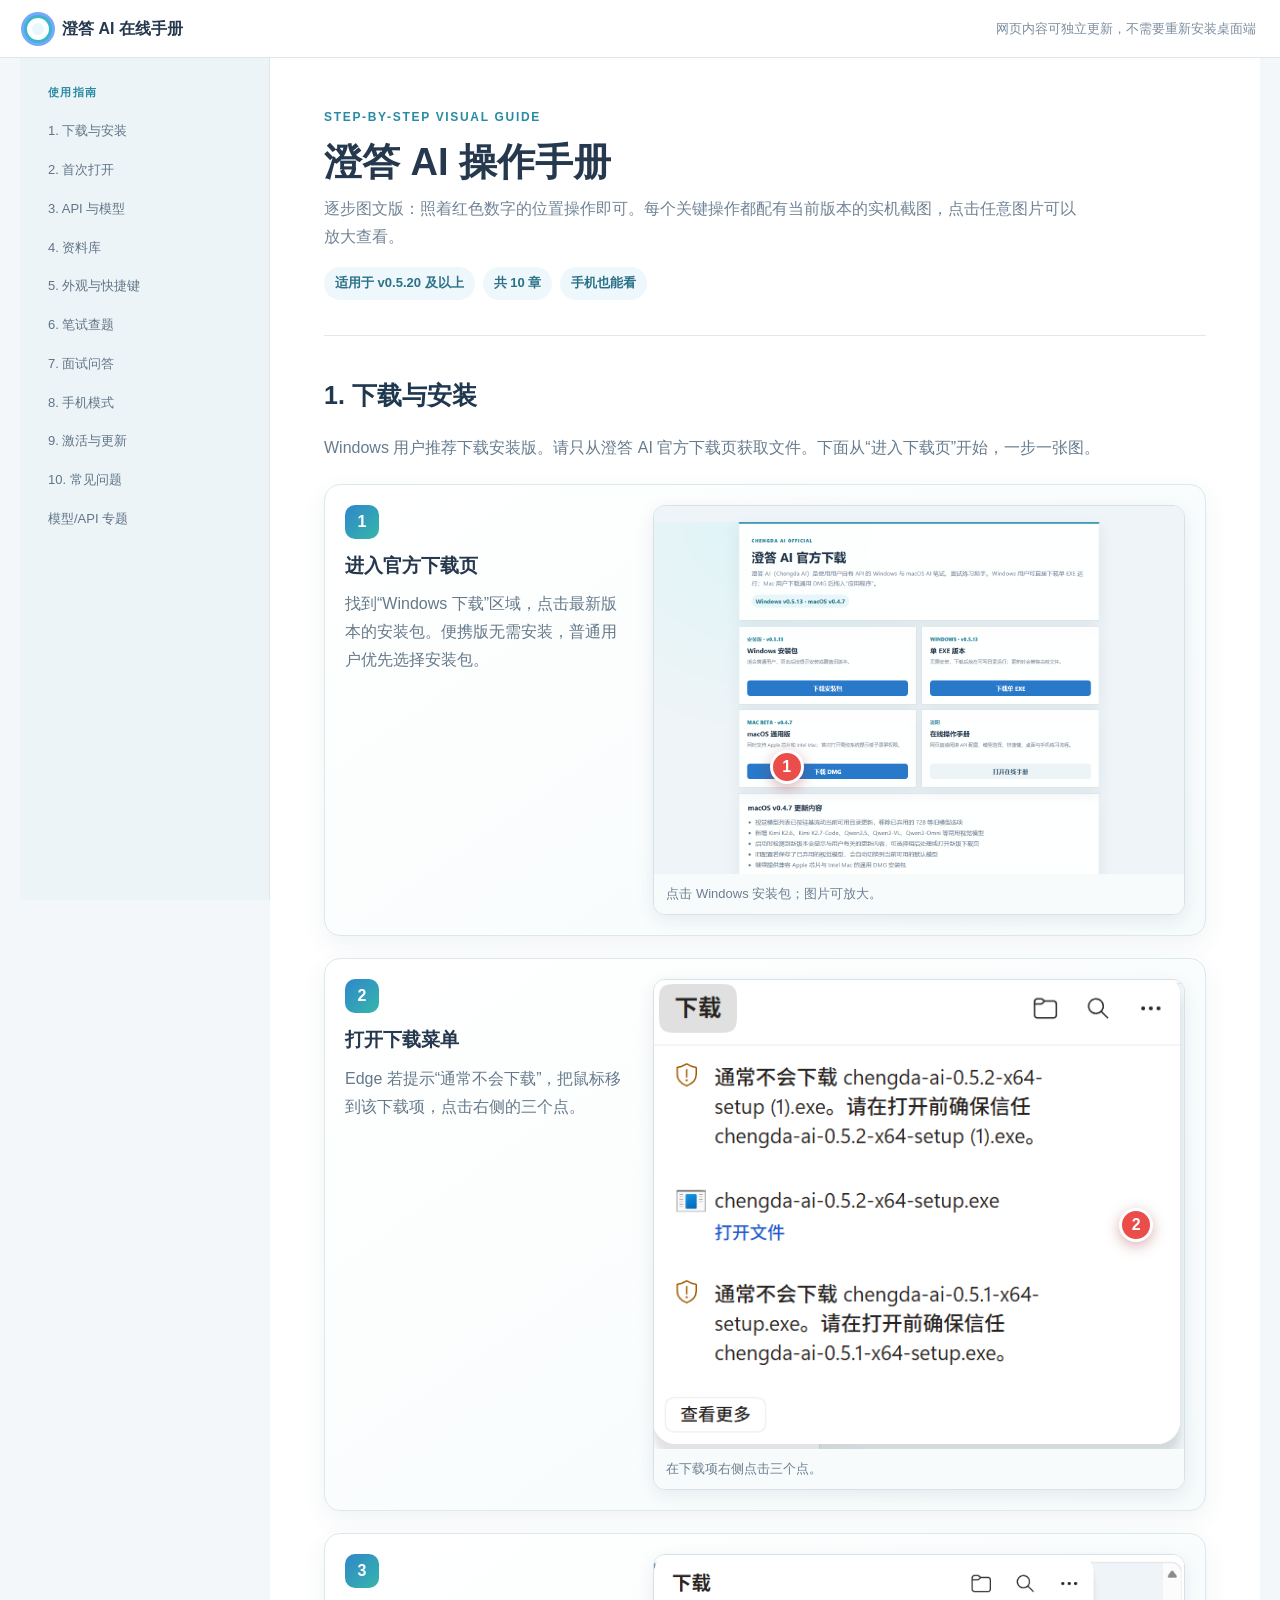
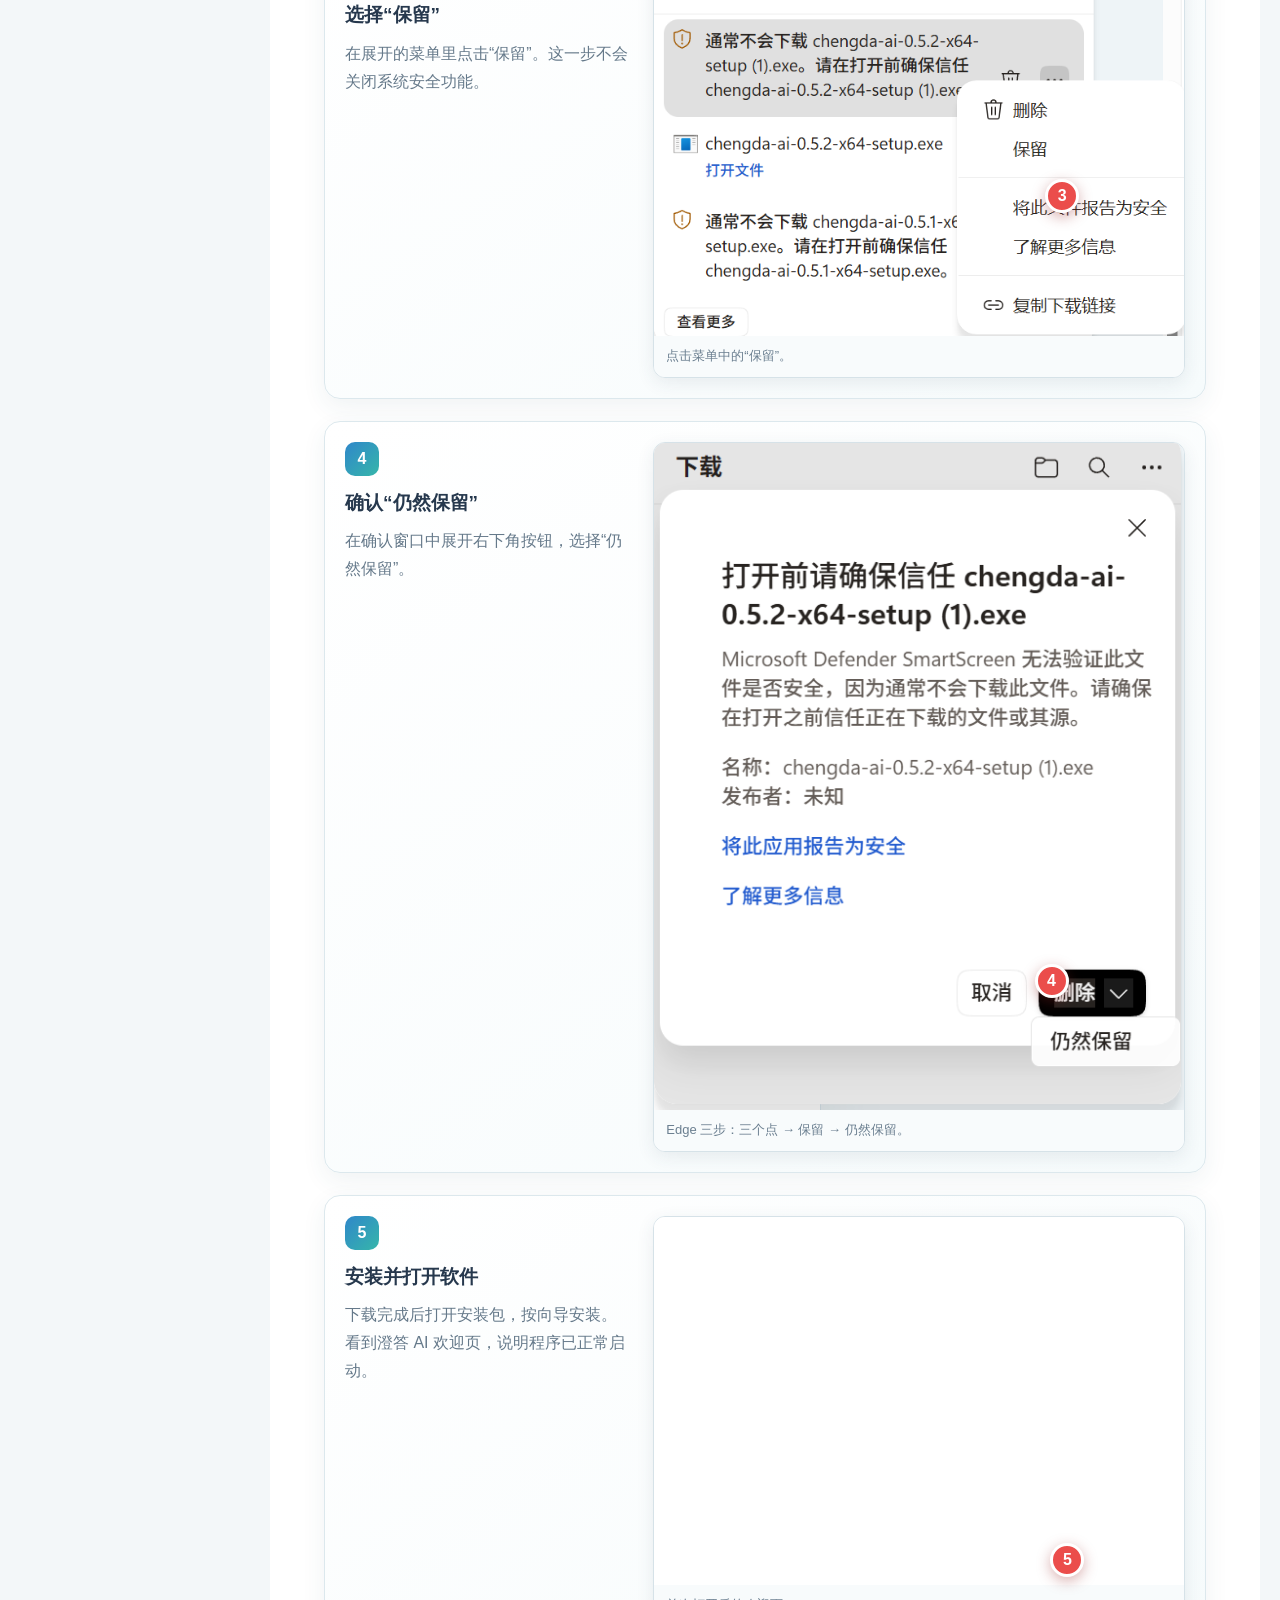
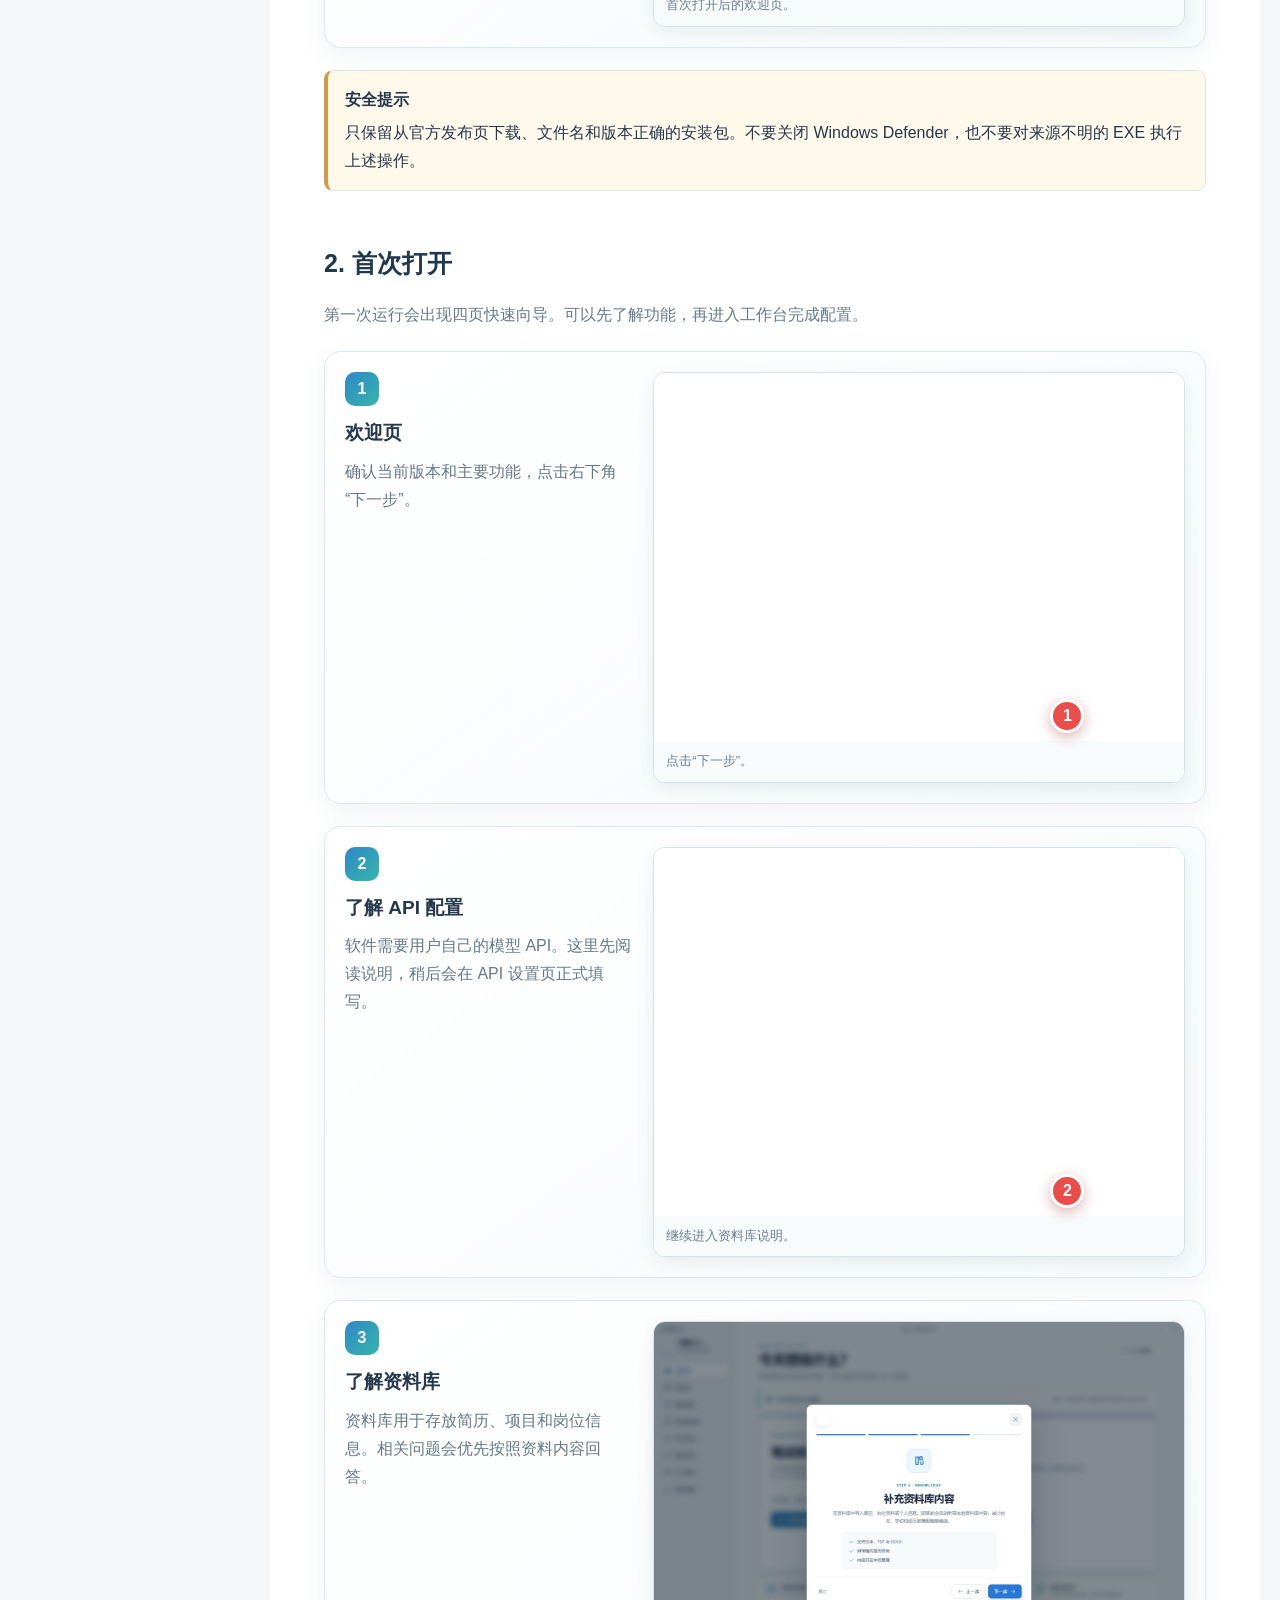
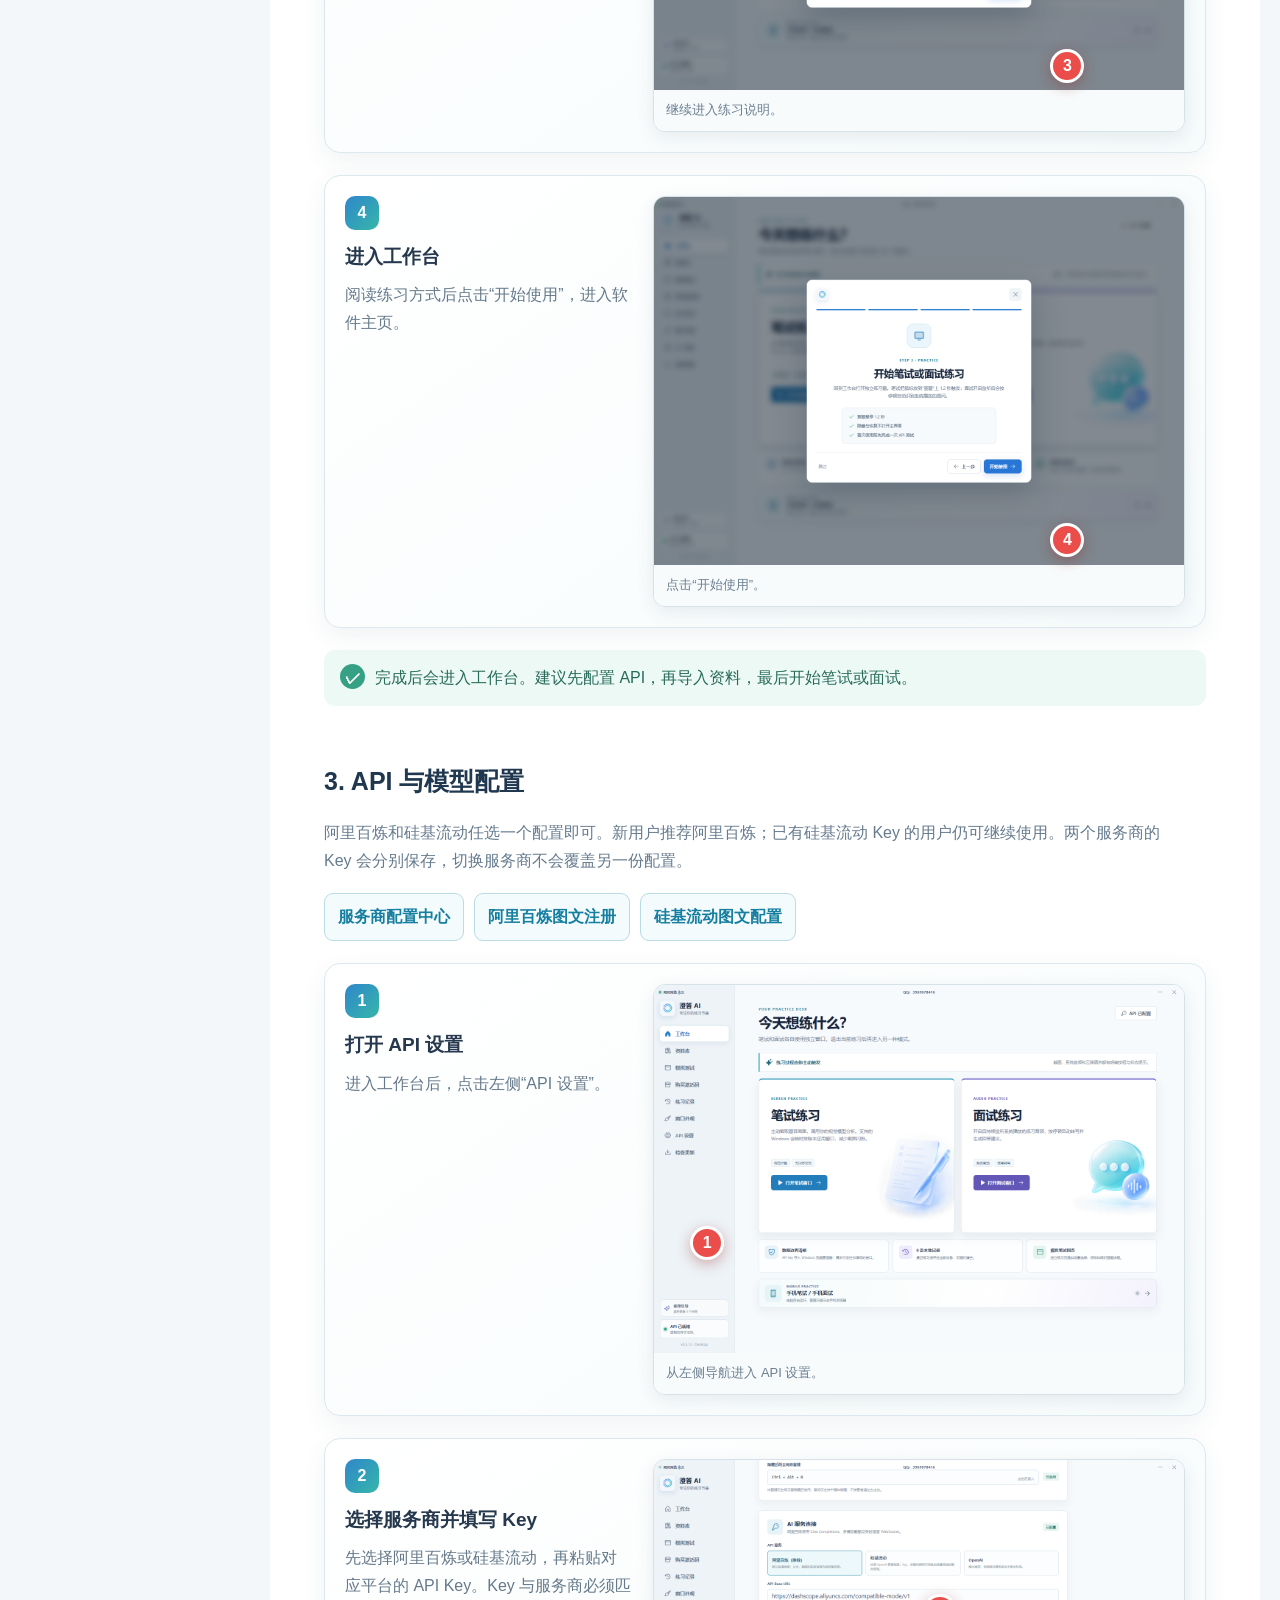
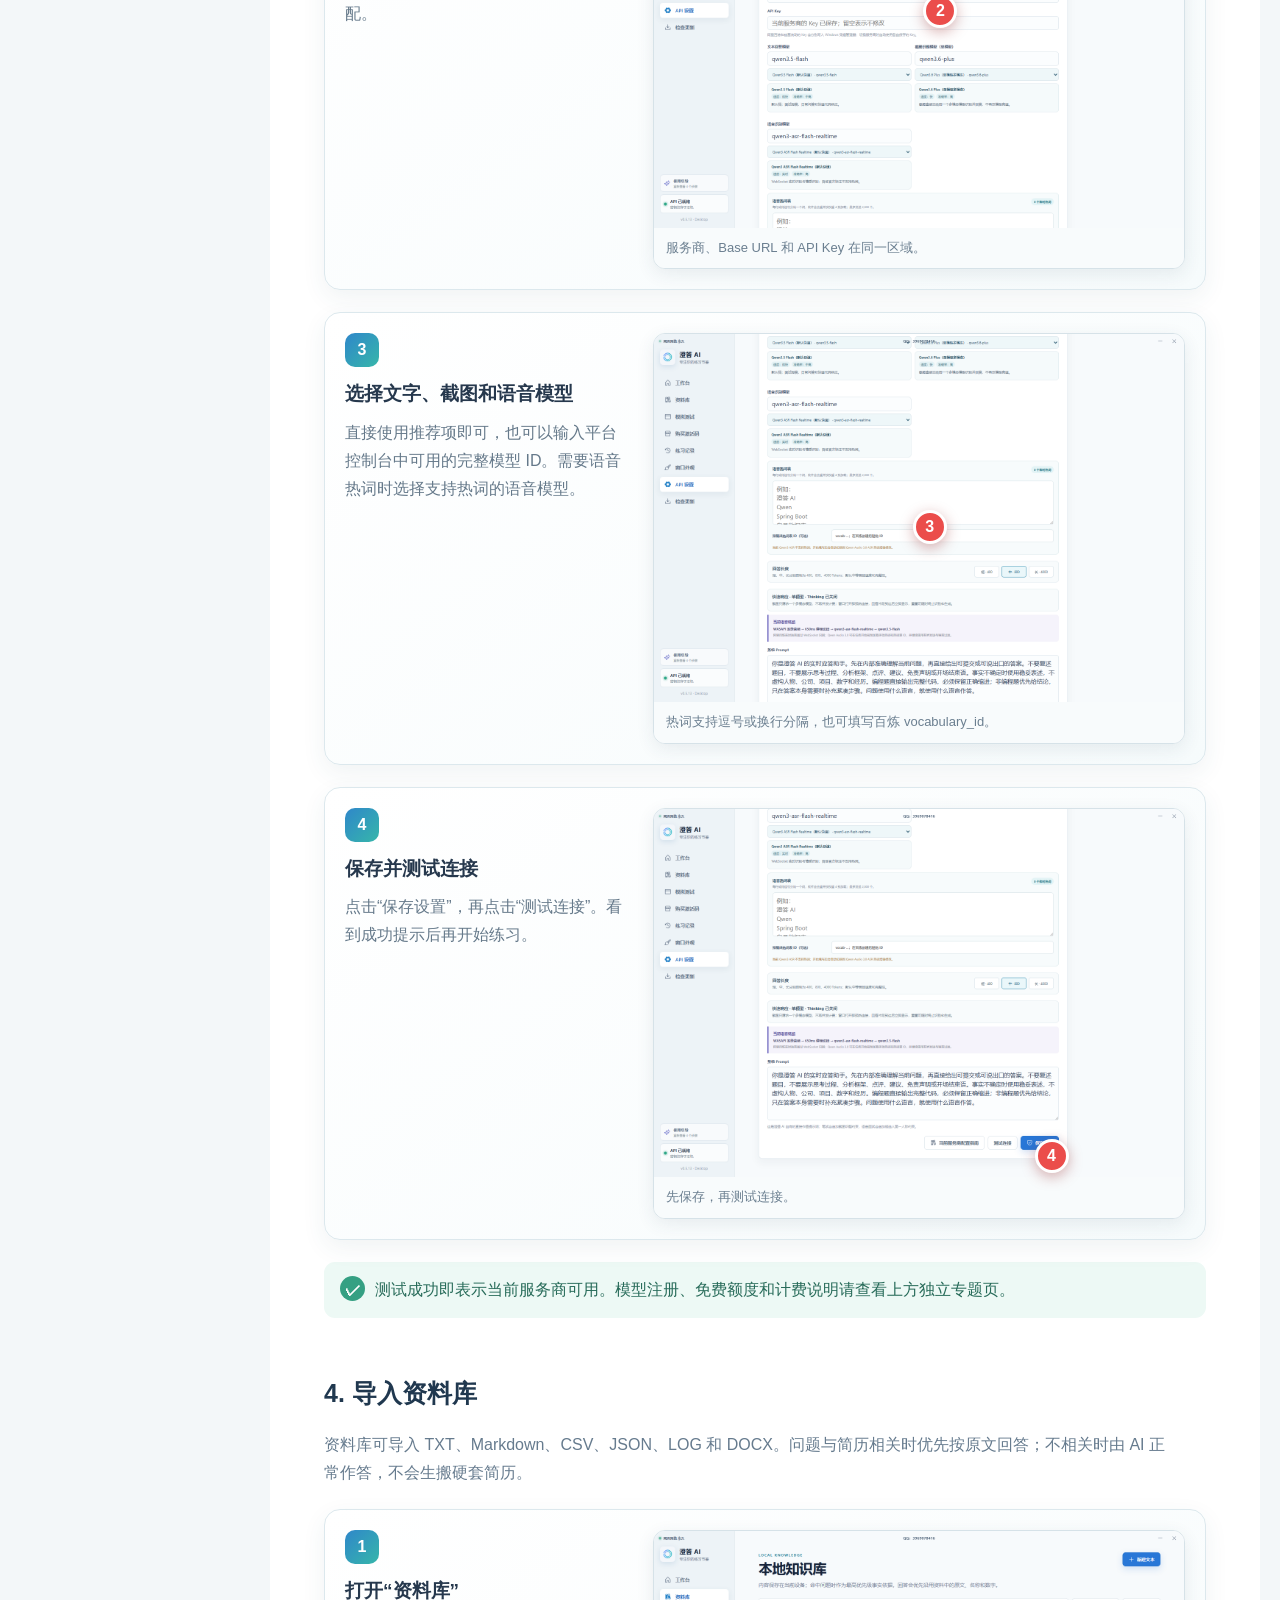
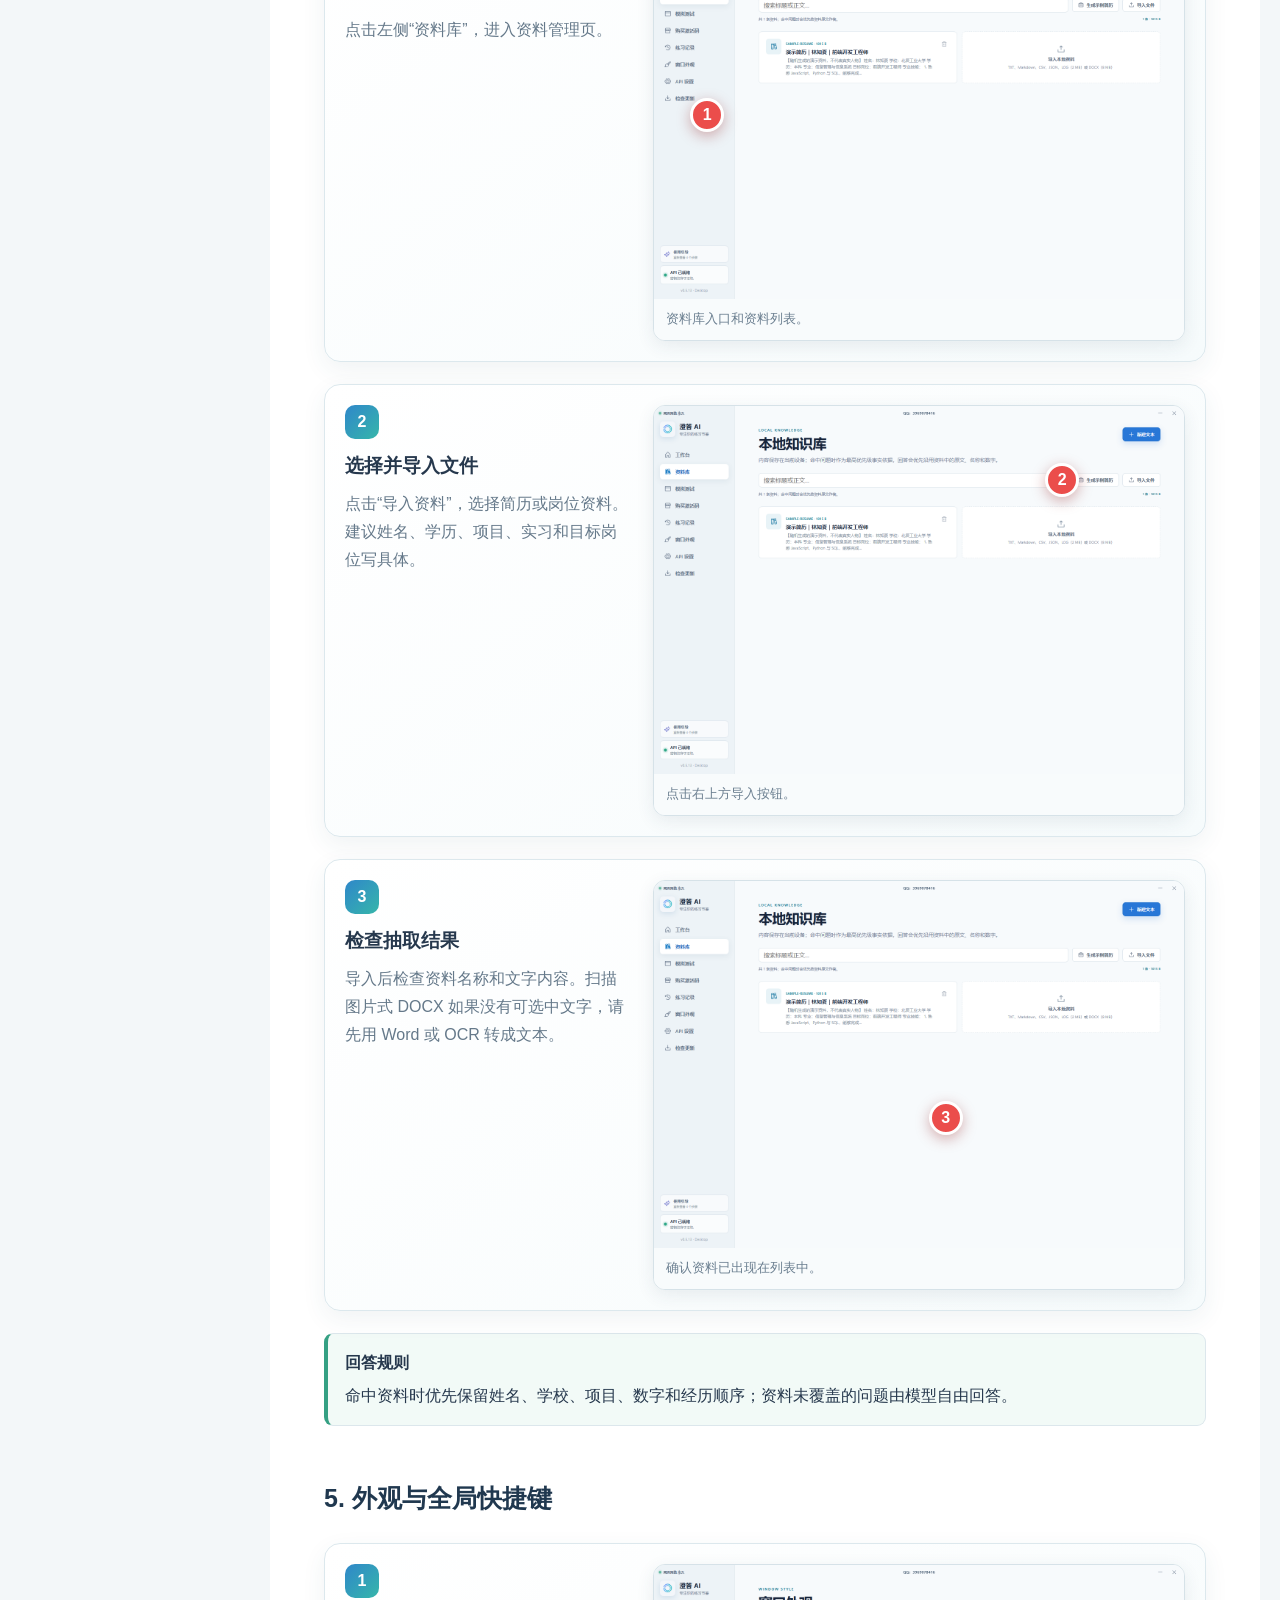
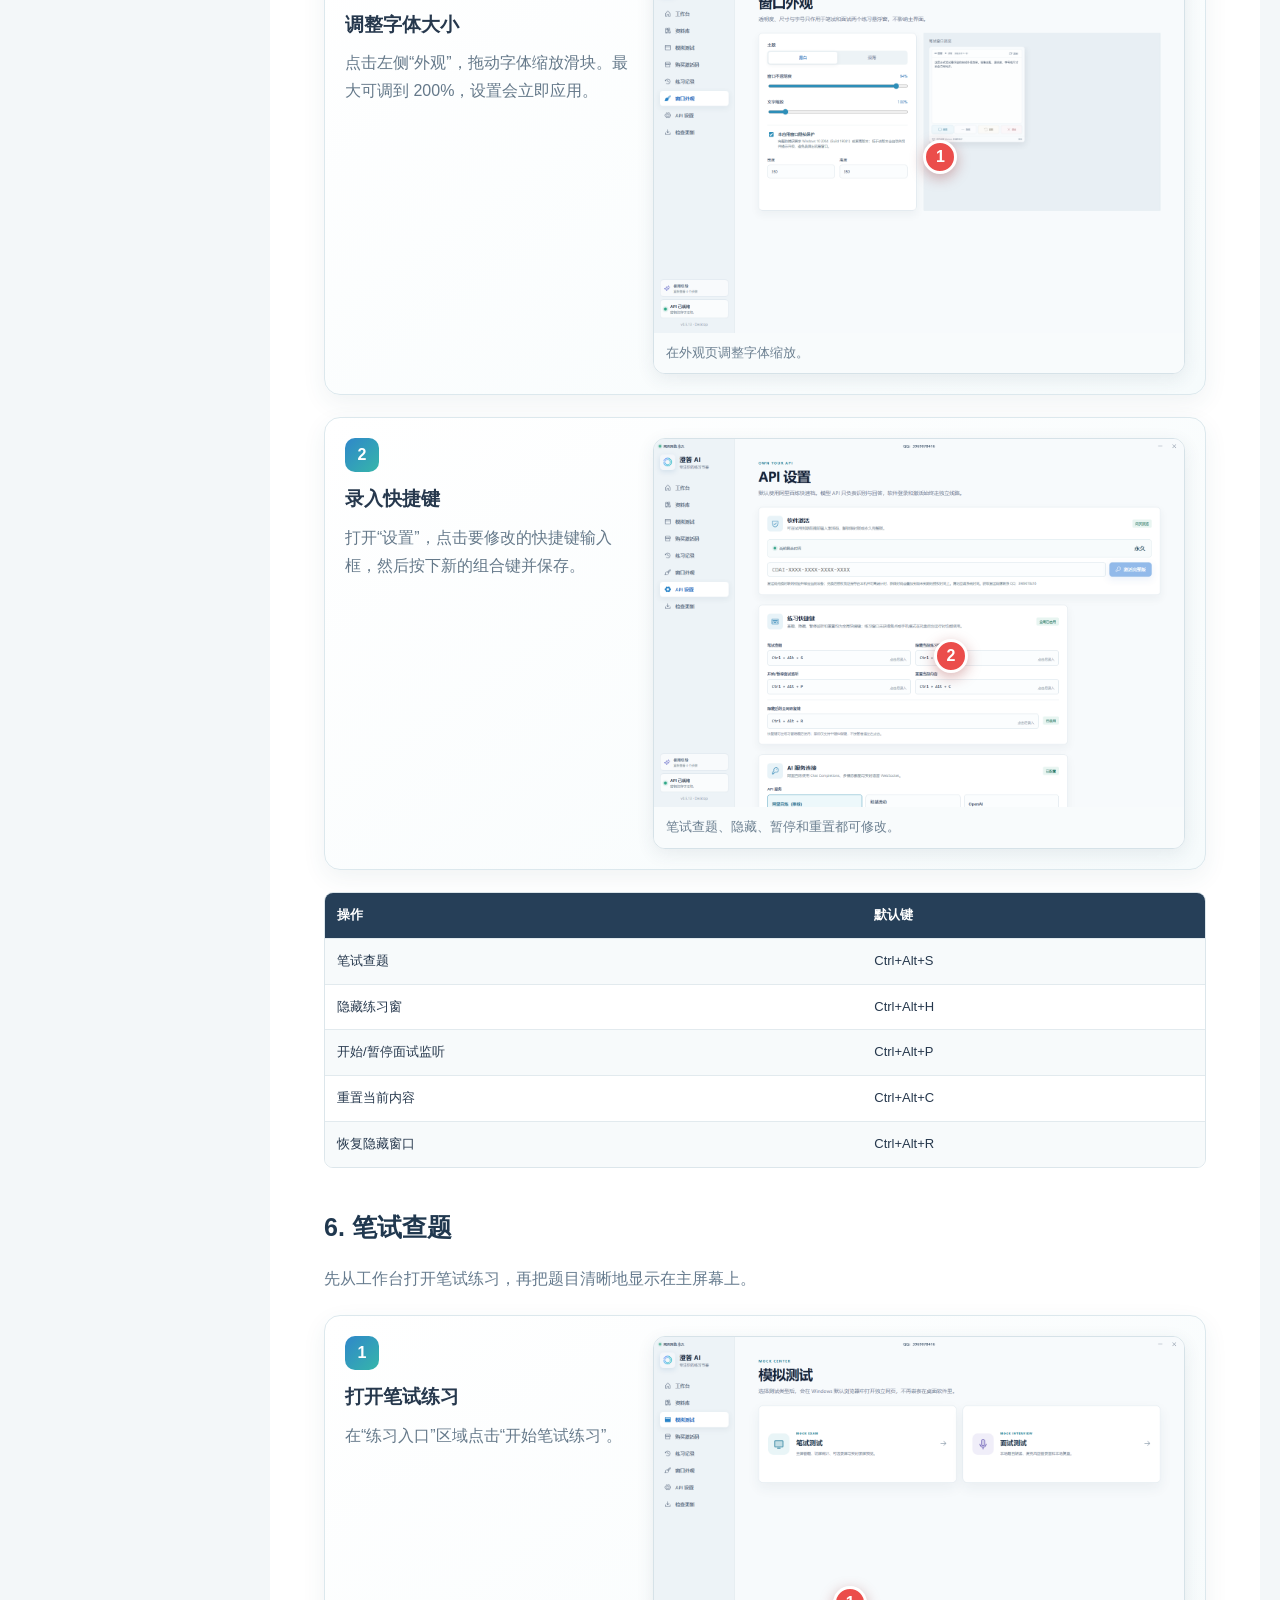
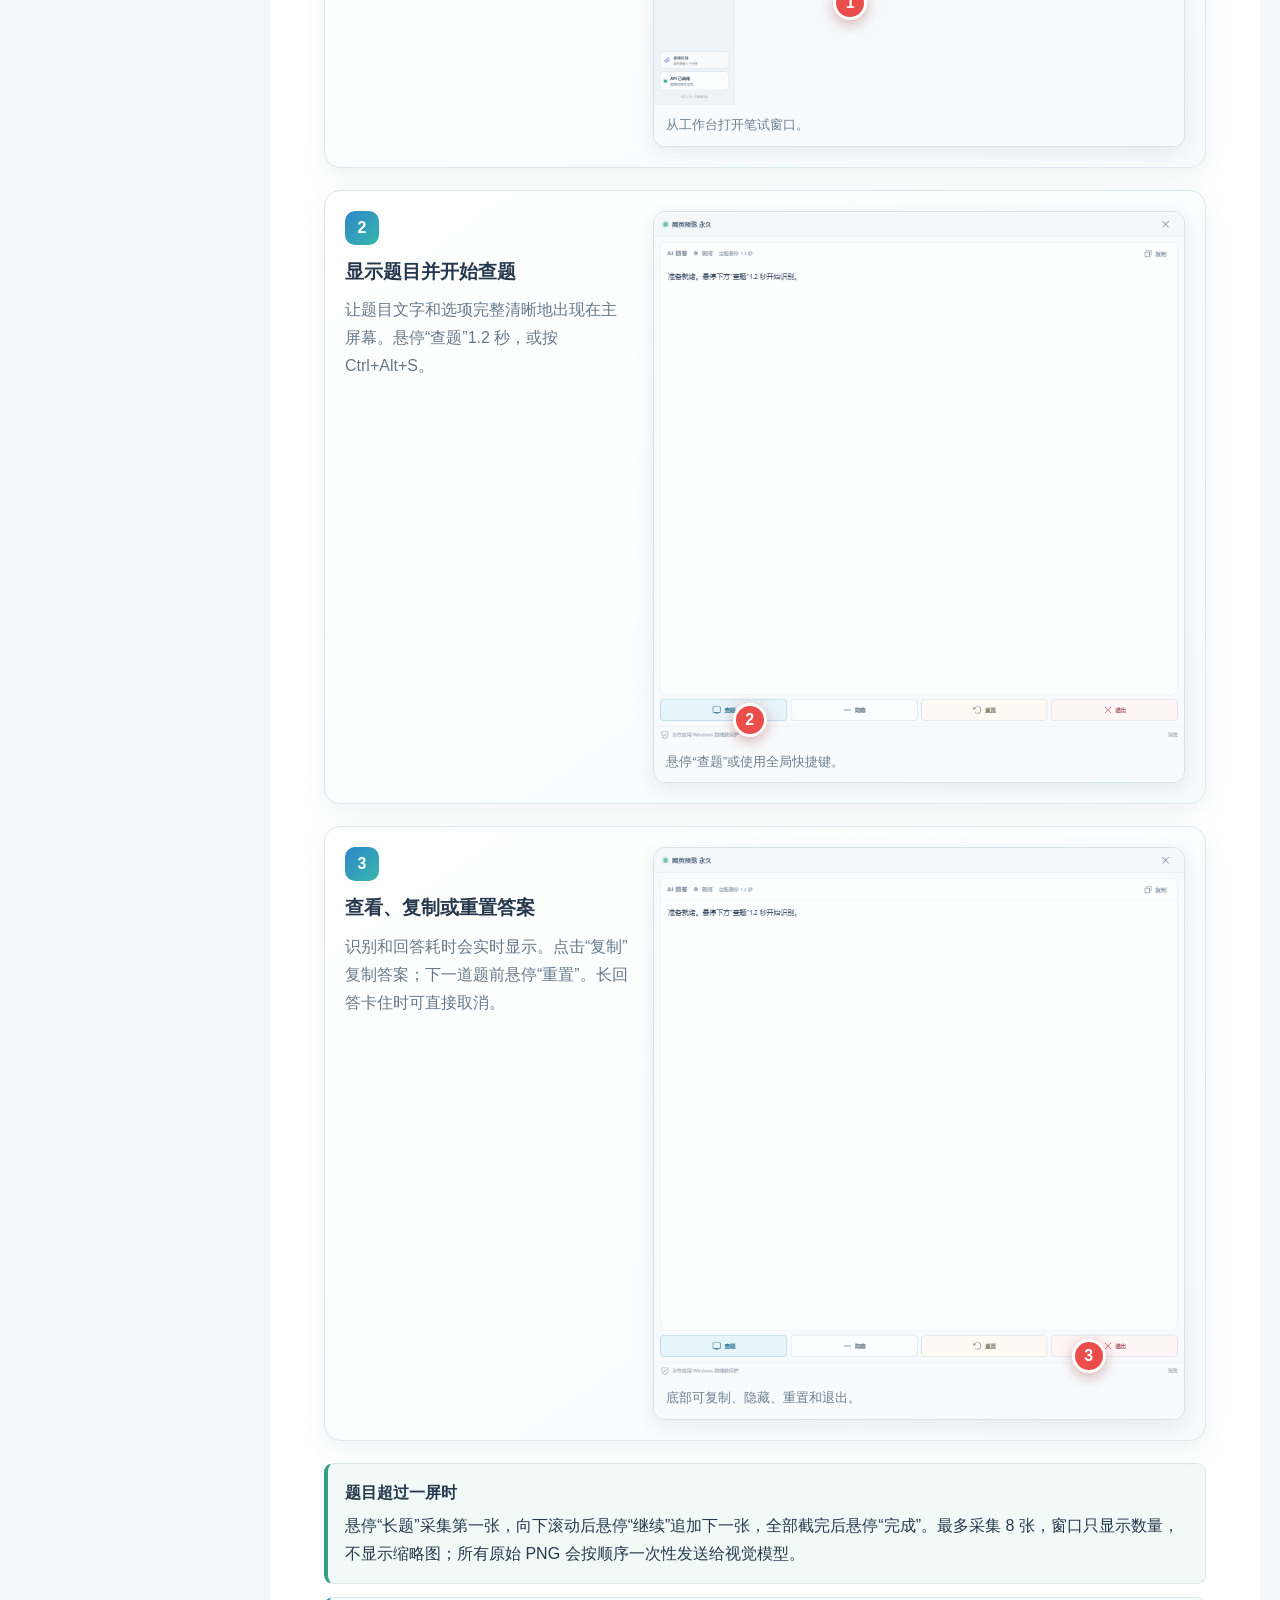
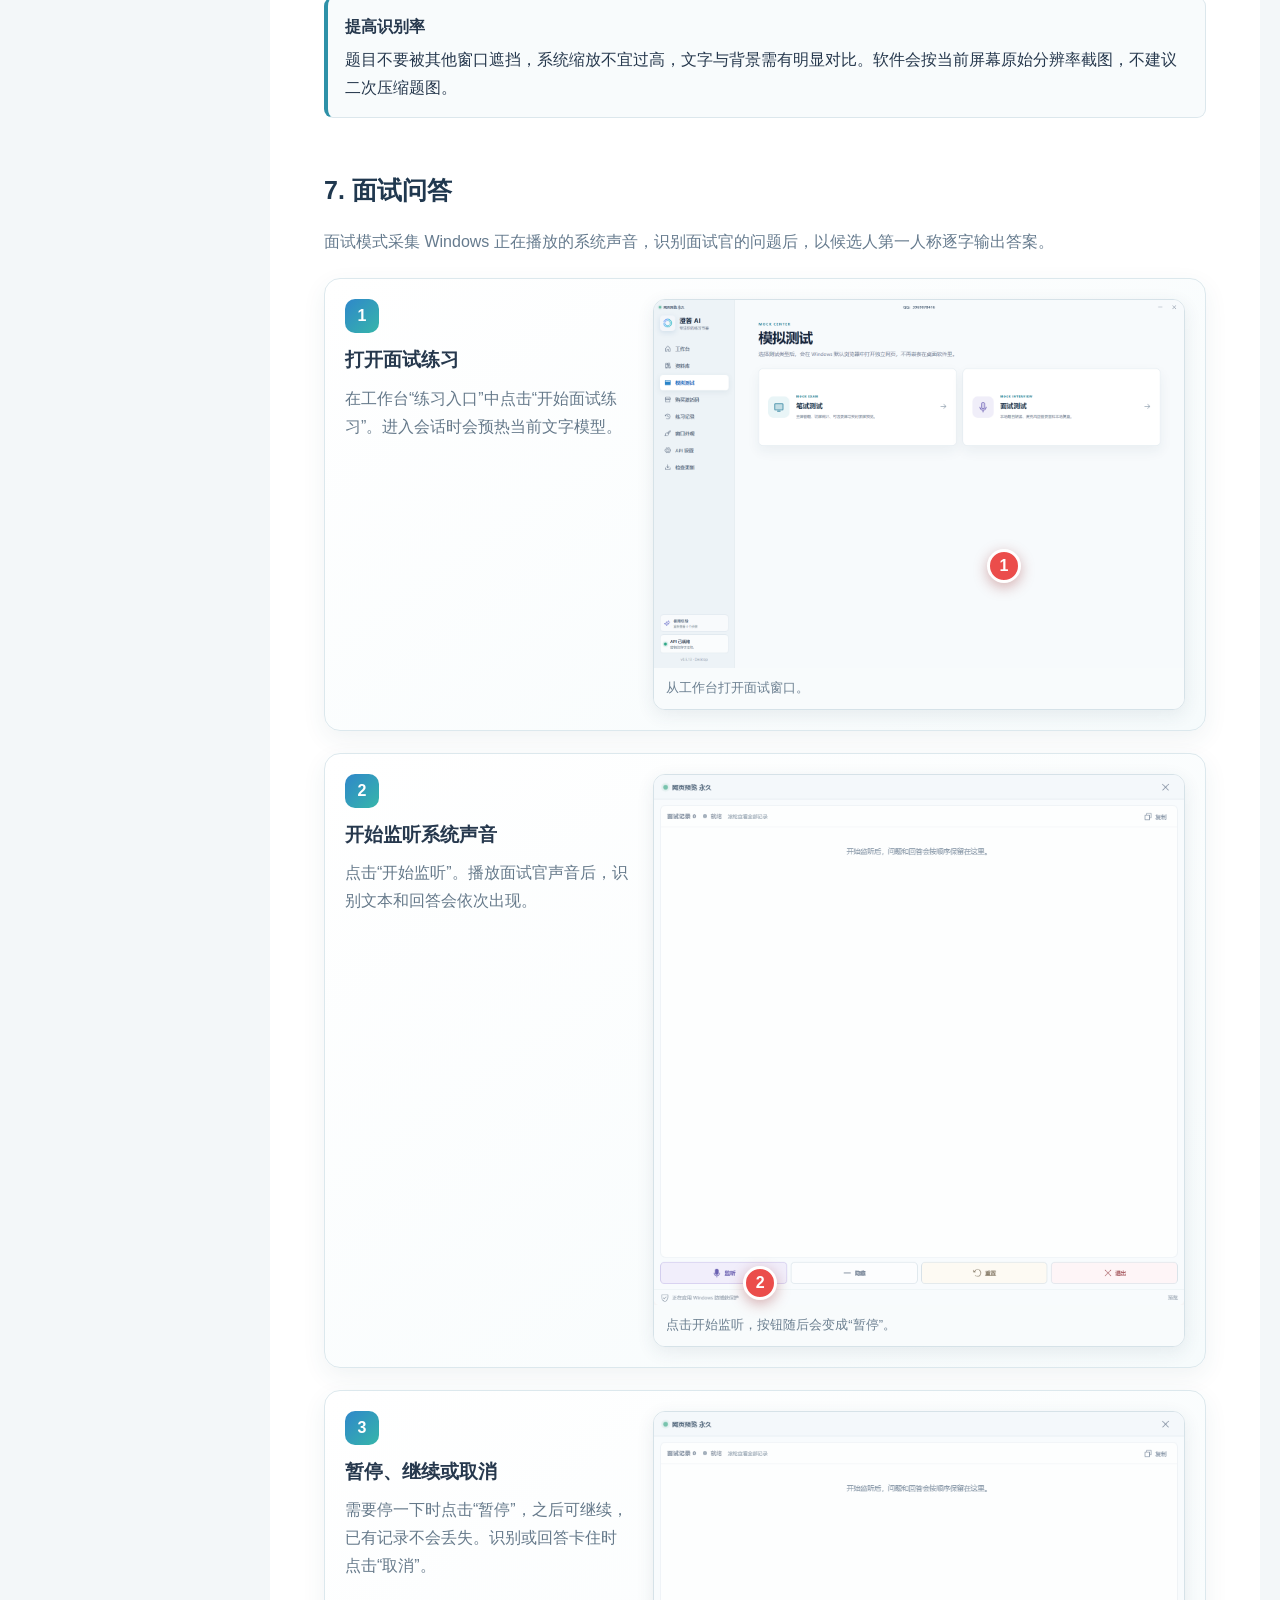
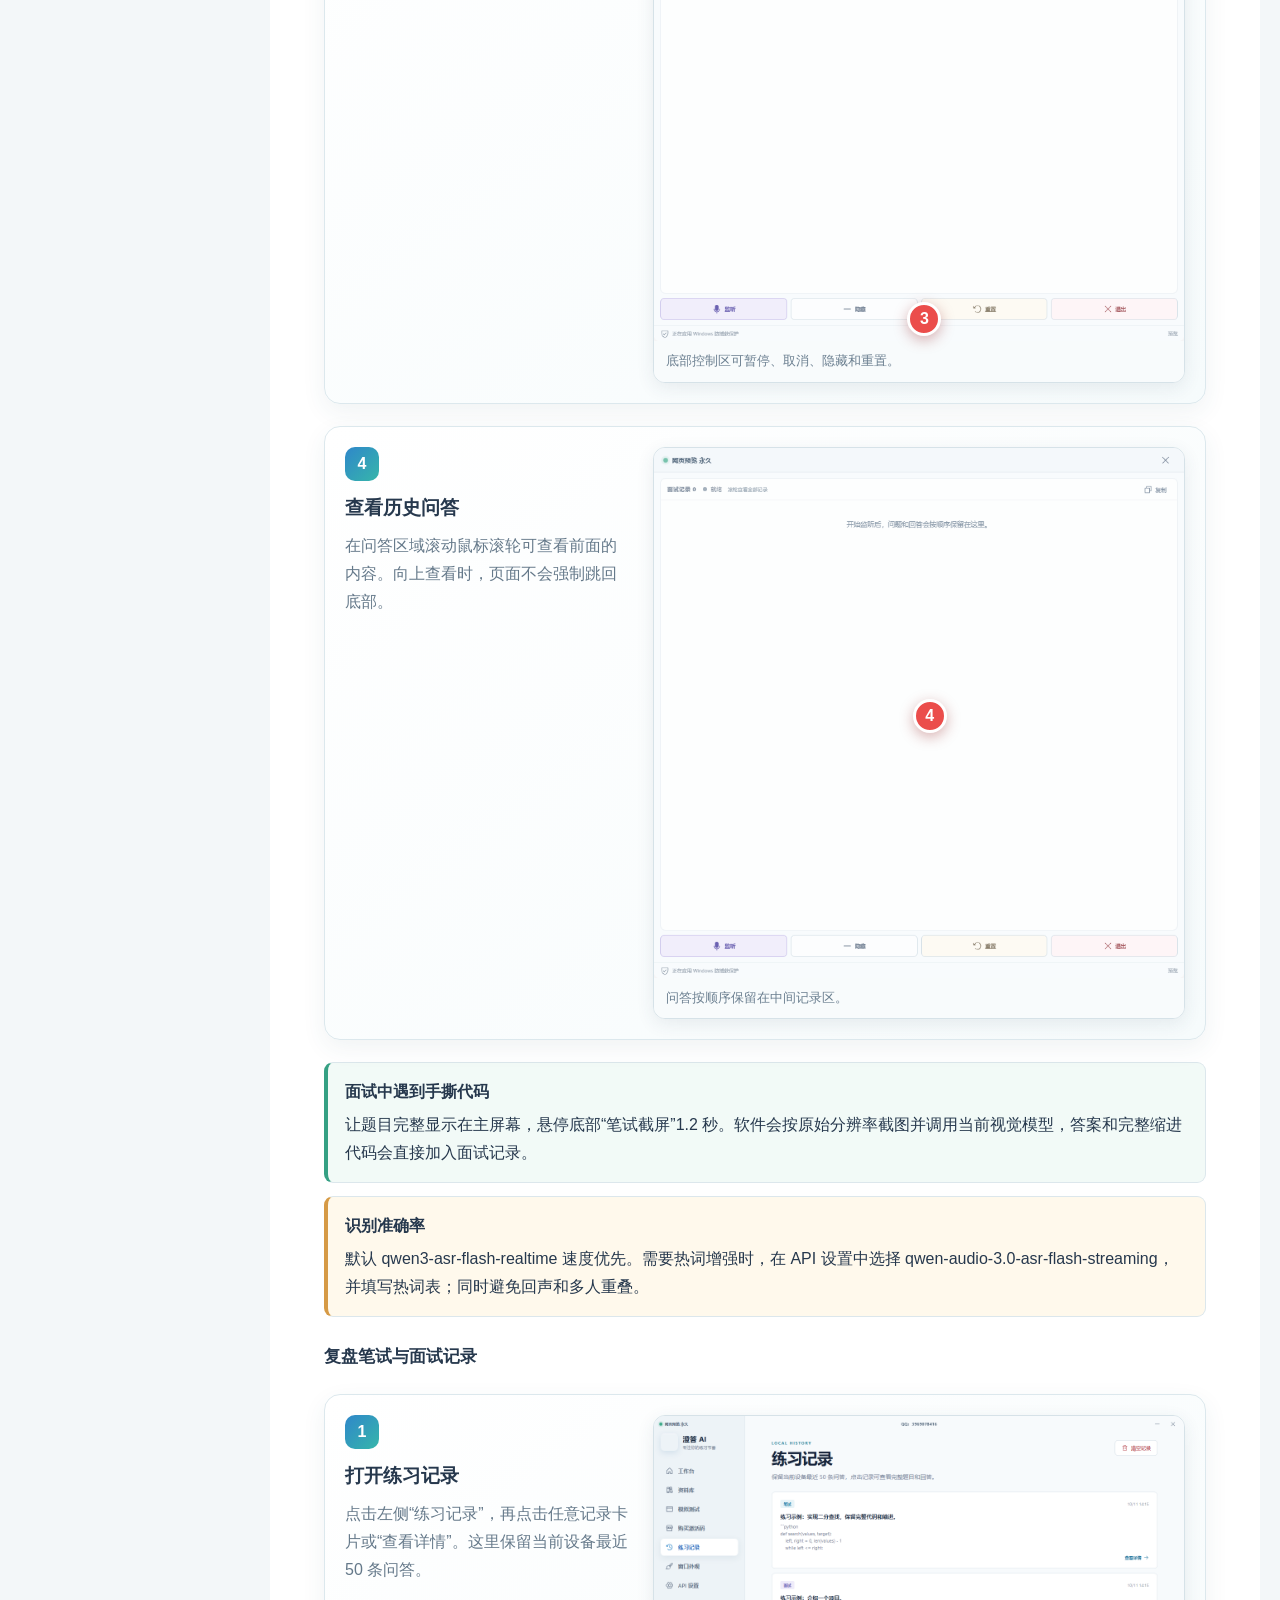
<file: chengda-ai/manual/index.html>
<!doctype html>
<html lang="zh-CN">
<head>
  <meta charset="UTF-8">
  <meta name="viewport" content="width=device-width,initial-scale=1">
  <title>澄答 AI 在线操作手册</title>
  <meta name="description" content="澄答 AI 在线操作手册：API 配置、模型选择、笔试和面试练习、手机模式、全局快捷键与常见问题。">
  <meta name="robots" content="index,follow">
  <style>
    :root{font-family:"Segoe UI","Microsoft YaHei",sans-serif;color:#26384d;background:#f3f7f9;line-height:1.75;scroll-behavior:smooth}*{box-sizing:border-box}body{margin:0}a{color:#167ea0}.top{height:58px;padding:0 24px;border-bottom:1px solid #dce7ec;display:flex;align-items:center;justify-content:space-between;position:sticky;top:0;z-index:20;background:rgba(255,255,255,.94);backdrop-filter:blur(16px)}.brand{display:flex;align-items:center;gap:10px;font-weight:800}.brand i{width:28px;height:28px;border:3px solid #3cb7c9;border-radius:50%;box-shadow:inset 0 0 0 5px #fff,0 0 0 3px #76a8ff;background:#e8f7fa}.top small{color:#7b8d9e}.layout{width:min(1240px,100%);margin:auto;display:grid;grid-template-columns:250px minmax(0,1fr)}aside{height:calc(100vh - 58px);padding:25px 18px;position:sticky;top:58px;overflow:auto;border-right:1px solid #dde8ed;background:#edf4f7}aside strong{display:block;margin:0 10px 10px;color:#2a8aa2;font-size:11px;letter-spacing:.12em}nav a{display:block;padding:8px 10px;border-radius:7px;color:#607487;font-size:13px;text-decoration:none}nav a:hover{color:#1d7188;background:#dfeef2}main{min-width:0;padding:44px 54px 90px;background:#fff}.hero{padding:0 0 35px;border-bottom:1px solid #e0e8ed}.eyebrow{color:#288ba3;font-size:12px;font-weight:800;letter-spacing:.14em}.hero h1{margin:8px 0 8px;font-size:38px;line-height:1.3}.hero p{max-width:760px;margin:0;color:#718496}.version{display:inline-block;margin-top:15px;padding:4px 10px;border-radius:999px;color:#287f94;background:#e9f6f8;font-size:12px;font-weight:750}section{padding-top:38px;scroll-margin-top:70px}section h2{margin:0 0 16px;color:#20384f;font-size:25px}section h3{margin:25px 0 9px;font-size:17px}.lead{color:#6f8192}.steps{counter-reset:step;padding:0;list-style:none}.steps li{margin:10px 0;padding:13px 15px 13px 54px;border:1px solid #dfe8ed;border-radius:9px;position:relative;background:#fbfdfe}.steps li:before{counter-increment:step;content:counter(step);width:28px;height:28px;border-radius:7px;display:grid;place-items:center;position:absolute;left:14px;top:13px;color:#fff;background:#2f87ca;font-weight:800}.card,.note{margin:13px 0;padding:15px 17px;border:1px solid #dce7ec;border-radius:9px;background:#f8fbfc}.note{border-left:4px solid #2e91a8}.warn{border-left-color:#d69a45;background:#fff9ec}.success{border-left-color:#35a083;background:#f2faf7}.card strong,.note strong{display:block;margin-bottom:5px}.grid{display:grid;grid-template-columns:repeat(2,minmax(0,1fr));gap:12px}.grid .card{margin:0}.code{padding:10px 12px;border-radius:7px;overflow-wrap:anywhere;color:#345168;background:#eef4f7;font:13px Consolas,monospace}.table-wrap{overflow:auto;border:1px solid #dce6eb;border-radius:9px}table{width:100%;border-collapse:collapse;font-size:13px}th,td{padding:11px 12px;border-bottom:1px solid #e2eaee;text-align:left;vertical-align:top}th{color:#fff;background:#263f58}tr:last-child td{border-bottom:0}tbody tr:nth-child(odd){background:#f7fafb}.figure{margin:18px 0;border:1px solid #dce6eb;border-radius:10px;overflow:hidden;background:#f8fbfc}.figure a{display:block}.figure img{display:block;width:100%;height:auto;background:#fff}.figure figcaption{padding:10px 13px;color:#6d8192;font-size:12px}.figure-grid{display:grid;grid-template-columns:repeat(3,minmax(0,1fr));gap:12px}.figure-grid .figure{margin:0}.figure-grid .figure img{aspect-ratio:1.05;object-fit:contain}.shot-hint{color:#7c8f9e;font-size:12px}.price-high{color:#a55b25;font-weight:750}.toc-mobile{display:none}.foot{margin-top:48px;padding-top:18px;border-top:1px solid #e0e8ed;color:#8293a2;font-size:12px}@media(max-width:840px){.layout{display:block}aside{display:none}main{padding:28px 20px 70px}.hero h1{font-size:30px}.grid,.figure-grid{grid-template-columns:1fr}.toc-mobile{display:block;margin-top:18px}.top{padding:0 16px}.top small{display:none}}
    .hero-badges{display:flex;flex-wrap:wrap;gap:8px;margin-top:16px}.hero-badges span{padding:5px 11px;border-radius:999px;background:#eef7fb;color:#2b7187;font-size:13px;font-weight:700}.chapter-intro{max-width:850px;color:#667b8e}.guide-list{display:grid;gap:22px;margin:22px 0}.guide-step{display:grid;grid-template-columns:minmax(220px,.7fr) minmax(360px,1.3fr);gap:22px;align-items:center;padding:20px;border:1px solid #dce8ed;border-radius:16px;background:linear-gradient(145deg,#fff,#f6fbfc);box-shadow:0 8px 24px rgba(45,81,100,.07)}.step-copy{align-self:start}.step-no{display:inline-grid;place-items:center;width:34px;height:34px;margin-bottom:10px;border-radius:10px;color:#fff;background:linear-gradient(135deg,#2f87ca,#36b6aa);font-size:16px;font-weight:900}.step-copy h3{margin:0 0 8px;font-size:19px}.step-copy p{margin:0;color:#65798a}.step-media{position:relative;margin:0;overflow:hidden;border:1px solid #d6e2e8;border-radius:12px;background:#fff;box-shadow:0 5px 18px rgba(43,70,91,.09)}.step-media a{display:block}.step-media img{display:block;width:100%;height:auto}.step-media figcaption{padding:9px 12px;color:#6b7f90;background:#f8fbfc;font-size:13px}.pin{position:absolute;left:var(--x,50%);top:var(--y,50%);display:grid;place-items:center;width:34px;height:34px;transform:translate(-50%,-50%);border:3px solid #fff;border-radius:50%;color:#fff;background:#eb4d4b;box-shadow:0 4px 14px rgba(149,34,33,.35);font-weight:900;pointer-events:none}.check{display:flex;gap:10px;align-items:flex-start;margin:16px 0;padding:14px 16px;border-radius:11px;background:#edf9f5;color:#276b59}.check:before{content:"✓";display:grid;place-items:center;flex:0 0 25px;height:25px;border-radius:50%;color:#fff;background:#35a083;font-weight:900}.chapter-links{display:flex;flex-wrap:wrap;gap:10px;margin:18px 0}.chapter-links a{padding:9px 13px;border:1px solid #b9dce5;border-radius:9px;text-decoration:none;background:#f3fbfc;font-weight:700}.figure-wide img{max-height:680px;object-fit:contain}.zoom-tip{font-size:13px;color:#8393a0}.mini-steps{margin:12px 0;padding-left:22px}.mini-steps li{margin:6px 0}.mobile-only{display:none}@media(max-width:840px){.guide-step{grid-template-columns:1fr;padding:14px;gap:14px}.step-copy h3{font-size:18px}.pin{width:30px;height:30px}.hero-badges{gap:6px}.mobile-only{display:block}}
  </style>
</head>
<body>
  <header class="top"><div class="brand"><i></i><span>澄答 AI 在线手册</span></div><small>网页内容可独立更新，不需要重新安装桌面端</small></header>
  <div class="layout">
    <aside><strong>使用指南</strong><nav>
      <a href="#quick">1. 下载与安装</a><a href="#onboarding">2. 首次打开</a><a href="#api">3. API 与模型</a><a href="#knowledge">4. 资料库</a><a href="#shortcuts">5. 外观与快捷键</a><a href="#exam">6. 笔试查题</a><a href="#interview">7. 面试问答</a><a href="#mobile">8. 手机模式</a><a href="#update">9. 激活与更新</a><a href="#errors">10. 常见问题</a><a href="../models/">模型/API 专题</a>
    </nav></aside>
    <main>
      <header class="hero"><span class="eyebrow">STEP-BY-STEP VISUAL GUIDE</span><h1>澄答 AI 操作手册</h1><p>逐步图文版：照着红色数字的位置操作即可。每个关键操作都配有当前版本的实机截图，点击任意图片可以放大查看。</p><div class="hero-badges"><span>适用于 v0.5.20 及以上</span><span>共 10 章</span><span>手机也能看</span></div><div class="toc-mobile note"><strong>移动端阅读</strong>向下滚动查看各章节，点击图片可打开清晰原图。</div></header>

<section id="quick">
  <h2>1. 下载与安装</h2>
  <p class="chapter-intro">Windows 用户推荐下载安装版。请只从澄答 AI 官方下载页获取文件。下面从“进入下载页”开始，一步一张图。</p>
  <div class="guide-list">
    <article class="guide-step"><div class="step-copy"><span class="step-no">1</span><h3>进入官方下载页</h3><p>找到“Windows 下载”区域，点击最新版本的安装包。便携版无需安装，普通用户优先选择安装包。</p></div><figure class="step-media"><a href="assets/guide-download-page.png" target="_blank" rel="noopener"><img src="assets/guide-download-page.png" alt="澄答 AI 官方下载页"></a><span class="pin" style="--x:25%;--y:64%">1</span><figcaption>点击 Windows 安装包；图片可放大。</figcaption></figure></article>
    <article class="guide-step"><div class="step-copy"><span class="step-no">2</span><h3>打开下载菜单</h3><p>Edge 若提示“通常不会下载”，把鼠标移到该下载项，点击右侧的三个点。</p></div><figure class="step-media"><a href="assets/edge-download-warning.png" target="_blank" rel="noopener"><img src="assets/edge-download-warning.png" alt="Edge 下载警告中的三个点按钮"></a><span class="pin" style="--x:91%;--y:48%">2</span><figcaption>在下载项右侧点击三个点。</figcaption></figure></article>
    <article class="guide-step"><div class="step-copy"><span class="step-no">3</span><h3>选择“保留”</h3><p>在展开的菜单里点击“保留”。这一步不会关闭系统安全功能。</p></div><figure class="step-media"><a href="assets/edge-download-keep-menu.png" target="_blank" rel="noopener"><img src="assets/edge-download-keep-menu.png" alt="Edge 下载菜单中的保留按钮"></a><span class="pin" style="--x:77%;--y:57%">3</span><figcaption>点击菜单中的“保留”。</figcaption></figure></article>
    <article class="guide-step"><div class="step-copy"><span class="step-no">4</span><h3>确认“仍然保留”</h3><p>在确认窗口中展开右下角按钮，选择“仍然保留”。</p></div><figure class="step-media"><a href="assets/edge-download-keep-confirm.png" target="_blank" rel="noopener"><img src="assets/edge-download-keep-confirm.png" alt="Edge 仍然保留确认按钮"></a><span class="pin" style="--x:75%;--y:76%">4</span><figcaption>Edge 三步：三个点 → 保留 → 仍然保留。</figcaption></figure></article>
    <article class="guide-step"><div class="step-copy"><span class="step-no">5</span><h3>安装并打开软件</h3><p>下载完成后打开安装包，按向导安装。看到澄答 AI 欢迎页，说明程序已正常启动。</p></div><figure class="step-media"><a href="assets/guide-onboarding.png" target="_blank" rel="noopener"><img src="assets/guide-onboarding.png" alt="澄答 AI 首次启动欢迎页"></a><span class="pin" style="--x:78%;--y:84%">5</span><figcaption>首次打开后的欢迎页。</figcaption></figure></article>
  </div>
  <div class="note warn"><strong>安全提示</strong>只保留从官方发布页下载、文件名和版本正确的安装包。不要关闭 Windows Defender，也不要对来源不明的 EXE 执行上述操作。</div>
</section>

<section id="onboarding">
  <h2>2. 首次打开</h2>
  <p class="chapter-intro">第一次运行会出现四页快速向导。可以先了解功能，再进入工作台完成配置。</p>
  <div class="guide-list">
    <article class="guide-step"><div class="step-copy"><span class="step-no">1</span><h3>欢迎页</h3><p>确认当前版本和主要功能，点击右下角“下一步”。</p></div><figure class="step-media"><a href="assets/guide-onboarding.png" target="_blank" rel="noopener"><img src="assets/guide-onboarding.png" alt="首次使用欢迎页"></a><span class="pin" style="--x:78%;--y:84%">1</span><figcaption>点击“下一步”。</figcaption></figure></article>
    <article class="guide-step"><div class="step-copy"><span class="step-no">2</span><h3>了解 API 配置</h3><p>软件需要用户自己的模型 API。这里先阅读说明，稍后会在 API 设置页正式填写。</p></div><figure class="step-media"><a href="assets/guide-onboarding-api.png" target="_blank" rel="noopener"><img src="assets/guide-onboarding-api.png" alt="首次向导 API 配置说明"></a><span class="pin" style="--x:78%;--y:84%">2</span><figcaption>继续进入资料库说明。</figcaption></figure></article>
    <article class="guide-step"><div class="step-copy"><span class="step-no">3</span><h3>了解资料库</h3><p>资料库用于存放简历、项目和岗位信息。相关问题会优先按照资料内容回答。</p></div><figure class="step-media"><a href="assets/guide-onboarding-knowledge.png" target="_blank" rel="noopener"><img src="assets/guide-onboarding-knowledge.png" alt="首次向导资料库说明"></a><span class="pin" style="--x:78%;--y:84%">3</span><figcaption>继续进入练习说明。</figcaption></figure></article>
    <article class="guide-step"><div class="step-copy"><span class="step-no">4</span><h3>进入工作台</h3><p>阅读练习方式后点击“开始使用”，进入软件主页。</p></div><figure class="step-media"><a href="assets/guide-onboarding-practice.png" target="_blank" rel="noopener"><img src="assets/guide-onboarding-practice.png" alt="首次向导练习说明"></a><span class="pin" style="--x:78%;--y:84%">4</span><figcaption>点击“开始使用”。</figcaption></figure></article>
  </div>
  <div class="check">完成后会进入工作台。建议先配置 API，再导入资料，最后开始笔试或面试。</div>
</section>

      <section id="api">
        <h2>3. API 与模型配置</h2>
        <p class="chapter-intro">阿里百炼和硅基流动任选一个配置即可。新用户推荐阿里百炼；已有硅基流动 Key 的用户仍可继续使用。两个服务商的 Key 会分别保存，切换服务商不会覆盖另一份配置。</p>
        <div class="chapter-links"><a href="../models/">服务商配置中心</a><a href="../models/dashscope/">阿里百炼图文注册</a><a href="../models/siliconflow/">硅基流动图文配置</a></div>
        <div class="guide-list">
          <article class="guide-step"><div class="step-copy"><span class="step-no">1</span><h3>打开 API 设置</h3><p>进入工作台后，点击左侧“API 设置”。</p></div><figure class="step-media"><a href="assets/guide-home.png" target="_blank" rel="noopener"><img src="assets/guide-home.png" alt="澄答 AI 工作台"></a><span class="pin" style="--x:10%;--y:63%">1</span><figcaption>从左侧导航进入 API 设置。</figcaption></figure></article>
          <article class="guide-step"><div class="step-copy"><span class="step-no">2</span><h3>选择服务商并填写 Key</h3><p>先选择阿里百炼或硅基流动，再粘贴对应平台的 API Key。Key 与服务商必须匹配。</p></div><figure class="step-media"><a href="assets/guide-api-connection.png" target="_blank" rel="noopener"><img src="assets/guide-api-connection.png" alt="服务商和 API Key 设置区域"></a><span class="pin" style="--x:54%;--y:37%">2</span><figcaption>服务商、Base URL 和 API Key 在同一区域。</figcaption></figure></article>
          <article class="guide-step"><div class="step-copy"><span class="step-no">3</span><h3>选择文字、截图和语音模型</h3><p>直接使用推荐项即可，也可以输入平台控制台中可用的完整模型 ID。需要语音热词时选择支持热词的语音模型。</p></div><figure class="step-media"><a href="assets/guide-api-hotwords.png" target="_blank" rel="noopener"><img src="assets/guide-api-hotwords.png" alt="模型与语音热词设置"></a><span class="pin" style="--x:52%;--y:47%">3</span><figcaption>热词支持逗号或换行分隔，也可填写百炼 vocabulary_id。</figcaption></figure></article>
          <article class="guide-step"><div class="step-copy"><span class="step-no">4</span><h3>保存并测试连接</h3><p>点击“保存设置”，再点击“测试连接”。看到成功提示后再开始练习。</p></div><figure class="step-media"><a href="assets/guide-api-save.png" target="_blank" rel="noopener"><img src="assets/guide-api-save.png" alt="保存 API 设置和测试连接按钮"></a><span class="pin" style="--x:75%;--y:85%">4</span><figcaption>先保存，再测试连接。</figcaption></figure></article>
        </div>
        <div class="check">测试成功即表示当前服务商可用。模型注册、免费额度和计费说明请查看上方独立专题页。</div>
      </section>

      <section id="knowledge">
        <h2>4. 导入资料库</h2>
        <p class="chapter-intro">资料库可导入 TXT、Markdown、CSV、JSON、LOG 和 DOCX。问题与简历相关时优先按原文回答；不相关时由 AI 正常作答，不会生搬硬套简历。</p>
        <div class="guide-list">
          <article class="guide-step"><div class="step-copy"><span class="step-no">1</span><h3>打开“资料库”</h3><p>点击左侧“资料库”，进入资料管理页。</p></div><figure class="step-media"><a href="assets/guide-resources.png" target="_blank" rel="noopener"><img src="assets/guide-resources.png" alt="澄答 AI 资料库页面"></a><span class="pin" style="--x:10%;--y:45%">1</span><figcaption>资料库入口和资料列表。</figcaption></figure></article>
          <article class="guide-step"><div class="step-copy"><span class="step-no">2</span><h3>选择并导入文件</h3><p>点击“导入资料”，选择简历或岗位资料。建议姓名、学历、项目、实习和目标岗位写具体。</p></div><figure class="step-media"><a href="assets/guide-resources.png" target="_blank" rel="noopener"><img src="assets/guide-resources.png" alt="资料库导入资料按钮"></a><span class="pin" style="--x:77%;--y:18%">2</span><figcaption>点击右上方导入按钮。</figcaption></figure></article>
          <article class="guide-step"><div class="step-copy"><span class="step-no">3</span><h3>检查抽取结果</h3><p>导入后检查资料名称和文字内容。扫描图片式 DOCX 如果没有可选中文字，请先用 Word 或 OCR 转成文本。</p></div><figure class="step-media"><a href="assets/guide-resources.png" target="_blank" rel="noopener"><img src="assets/guide-resources.png" alt="资料库资料内容列表"></a><span class="pin" style="--x:55%;--y:58%">3</span><figcaption>确认资料已出现在列表中。</figcaption></figure></article>
        </div>
        <div class="note success"><strong>回答规则</strong>命中资料时优先保留姓名、学校、项目、数字和经历顺序；资料未覆盖的问题由模型自由回答。</div>
      </section>

      <section id="shortcuts">
        <h2>5. 外观与全局快捷键</h2>
        <div class="guide-list">
          <article class="guide-step"><div class="step-copy"><span class="step-no">1</span><h3>调整字体大小</h3><p>点击左侧“外观”，拖动字体缩放滑块。最大可调到 200%，设置会立即应用。</p></div><figure class="step-media"><a href="assets/guide-appearance.png" target="_blank" rel="noopener"><img src="assets/guide-appearance.png" alt="字体缩放设置页面"></a><span class="pin" style="--x:54%;--y:47%">1</span><figcaption>在外观页调整字体缩放。</figcaption></figure></article>
          <article class="guide-step"><div class="step-copy"><span class="step-no">2</span><h3>录入快捷键</h3><p>打开“设置”，点击要修改的快捷键输入框，然后按下新的组合键并保存。</p></div><figure class="step-media"><a href="assets/guide-settings-shortcuts.png" target="_blank" rel="noopener"><img src="assets/guide-settings-shortcuts.png" alt="全局快捷键设置页面"></a><span class="pin" style="--x:56%;--y:53%">2</span><figcaption>笔试查题、隐藏、暂停和重置都可修改。</figcaption></figure></article>
        </div>
        <div class="table-wrap"><table><thead><tr><th>操作</th><th>默认键</th></tr></thead><tbody><tr><td>笔试查题</td><td>Ctrl+Alt+S</td></tr><tr><td>隐藏练习窗</td><td>Ctrl+Alt+H</td></tr><tr><td>开始/暂停面试监听</td><td>Ctrl+Alt+P</td></tr><tr><td>重置当前内容</td><td>Ctrl+Alt+C</td></tr><tr><td>恢复隐藏窗口</td><td>Ctrl+Alt+R</td></tr></tbody></table></div>
      </section>

      <section id="exam">
        <h2>6. 笔试查题</h2>
        <p class="chapter-intro">先从工作台打开笔试练习，再把题目清晰地显示在主屏幕上。</p>
        <div class="guide-list">
          <article class="guide-step"><div class="step-copy"><span class="step-no">1</span><h3>打开笔试练习</h3><p>在“练习入口”区域点击“开始笔试练习”。</p></div><figure class="step-media"><a href="assets/guide-tests.png" target="_blank" rel="noopener"><img src="assets/guide-tests.png" alt="工作台练习入口"></a><span class="pin" style="--x:37%;--y:65%">1</span><figcaption>从工作台打开笔试窗口。</figcaption></figure></article>
          <article class="guide-step"><div class="step-copy"><span class="step-no">2</span><h3>显示题目并开始查题</h3><p>让题目文字和选项完整清晰地出现在主屏幕。悬停“查题”1.2 秒，或按 Ctrl+Alt+S。</p></div><figure class="step-media"><a href="assets/guide-exam-window.png" target="_blank" rel="noopener"><img src="assets/guide-exam-window.png" alt="笔试查题悬浮窗口"></a><span class="pin" style="--x:18%;--y:89%">2</span><figcaption>悬停“查题”或使用全局快捷键。</figcaption></figure></article>
          <article class="guide-step"><div class="step-copy"><span class="step-no">3</span><h3>查看、复制或重置答案</h3><p>识别和回答耗时会实时显示。点击“复制”复制答案；下一道题前悬停“重置”。长回答卡住时可直接取消。</p></div><figure class="step-media"><a href="assets/guide-exam-window.png" target="_blank" rel="noopener"><img src="assets/guide-exam-window.png" alt="笔试答案与控制按钮"></a><span class="pin" style="--x:82%;--y:89%">3</span><figcaption>底部可复制、隐藏、重置和退出。</figcaption></figure></article>
        </div>
        <div class="note success"><strong>题目超过一屏时</strong>悬停“长题”采集第一张，向下滚动后悬停“继续”追加下一张，全部截完后悬停“完成”。最多采集 8 张，窗口只显示数量，不显示缩略图；所有原始 PNG 会按顺序一次性发送给视觉模型。</div>
        <div class="note"><strong>提高识别率</strong>题目不要被其他窗口遮挡，系统缩放不宜过高，文字与背景需有明显对比。软件会按当前屏幕原始分辨率截图，不建议二次压缩题图。</div>
      </section>

      <section id="interview">
        <h2>7. 面试问答</h2>
        <p class="chapter-intro">面试模式采集 Windows 正在播放的系统声音，识别面试官的问题后，以候选人第一人称逐字输出答案。</p>
        <div class="guide-list">
          <article class="guide-step"><div class="step-copy"><span class="step-no">1</span><h3>打开面试练习</h3><p>在工作台“练习入口”中点击“开始面试练习”。进入会话时会预热当前文字模型。</p></div><figure class="step-media"><a href="assets/guide-tests.png" target="_blank" rel="noopener"><img src="assets/guide-tests.png" alt="开始面试练习按钮"></a><span class="pin" style="--x:66%;--y:65%">1</span><figcaption>从工作台打开面试窗口。</figcaption></figure></article>
          <article class="guide-step"><div class="step-copy"><span class="step-no">2</span><h3>开始监听系统声音</h3><p>点击“开始监听”。播放面试官声音后，识别文本和回答会依次出现。</p></div><figure class="step-media"><a href="assets/guide-interview-window.png" target="_blank" rel="noopener"><img src="assets/guide-interview-window.png" alt="面试实时问答窗口"></a><span class="pin" style="--x:20%;--y:89%">2</span><figcaption>点击开始监听，按钮随后会变成“暂停”。</figcaption></figure></article>
          <article class="guide-step"><div class="step-copy"><span class="step-no">3</span><h3>暂停、继续或取消</h3><p>需要停一下时点击“暂停”，之后可继续，已有记录不会丢失。识别或回答卡住时点击“取消”。</p></div><figure class="step-media"><a href="assets/guide-interview-window.png" target="_blank" rel="noopener"><img src="assets/guide-interview-window.png" alt="面试暂停取消与控制区"></a><span class="pin" style="--x:51%;--y:89%">3</span><figcaption>底部控制区可暂停、取消、隐藏和重置。</figcaption></figure></article>
          <article class="guide-step"><div class="step-copy"><span class="step-no">4</span><h3>查看历史问答</h3><p>在问答区域滚动鼠标滚轮可查看前面的内容。向上查看时，页面不会强制跳回底部。</p></div><figure class="step-media"><a href="assets/guide-interview-window.png" target="_blank" rel="noopener"><img src="assets/guide-interview-window.png" alt="面试历史问答区域"></a><span class="pin" style="--x:52%;--y:47%">4</span><figcaption>问答按顺序保留在中间记录区。</figcaption></figure></article>
        </div>
        <div class="note success"><strong>面试中遇到手撕代码</strong>让题目完整显示在主屏幕，悬停底部“笔试截屏”1.2 秒。软件会按原始分辨率截图并调用当前视觉模型，答案和完整缩进代码会直接加入面试记录。</div>
        <div class="note warn"><strong>识别准确率</strong>默认 qwen3-asr-flash-realtime 速度优先。需要热词增强时，在 API 设置中选择 qwen-audio-3.0-asr-flash-streaming，并填写热词表；同时避免回声和多人重叠。</div>
        <h3>复盘笔试与面试记录</h3>
        <div class="guide-list">
          <article class="guide-step"><div class="step-copy"><span class="step-no">1</span><h3>打开练习记录</h3><p>点击左侧“练习记录”，再点击任意记录卡片或“查看详情”。这里保留当前设备最近 50 条问答。</p></div><figure class="step-media"><a href="assets/guide-history-list-v0.5.19.png" target="_blank" rel="noopener"><img src="assets/guide-history-list-v0.5.19.png" alt="练习记录列表，可点击卡片查看详情"></a><figcaption>示例记录：点击卡片进入完整详情。</figcaption></figure></article>
          <article class="guide-step"><div class="step-copy"><span class="step-no">2</span><h3>查看完整回答与复制</h3><p>详情中显示题目、回答、笔试或面试类型以及时间。长回答可滚动到末尾，代码保留换行和缩进；点击底部“复制答案”即可复制全文。点击“关闭”或按 Esc 返回。</p></div><figure class="step-media"><a href="assets/guide-history-detail-v0.5.19.png" target="_blank" rel="noopener"><img src="assets/guide-history-detail-v0.5.19.png" alt="完整练习记录详情和复制答案按钮"></a><figcaption>示例详情：滚动查看全文，底部可以复制或关闭。</figcaption></figure></article>
        </div>
      </section>

      <section id="mobile">
        <h2>8. 手机笔试 / 手机面试</h2>
        <p class="chapter-intro">手机与电脑需连接同一个、允许设备互访的可信 Wi-Fi 或电脑热点。v0.5.22 起，开启手机共享时会自动检查并配置局域网放行权限，不再需要点击修复；首次缺少权限时，请允许 Windows 管理员授权。不会关闭防火墙，无须手动修改公用/专用网络类型。不要在不可信网络开启共享。</p>
        <div class="note"><strong>手机网页一直加载怎么办？</strong>保留地址开头的 http:// 和末尾的配对码。有多个网卡时，选择与手机同一网段的备用地址；切换网络后点击“刷新地址”。如果取消了 Windows 授权，可停止共享后重新开启，再允许授权。部分热点的设备隔离或组织安全策略仍可能阻止互访。</div>
        <div class="note"><strong>手机已打开但没有查题反应？</strong>先点击电脑端“开始手机笔试”，再在电脑上按配置的查题键；仅开启共享不会自动开始练习。Windows 版按键不占用正常输入，例如设置为 2 时，按下后仍会在当前软件输入 2，同时触发查题。主键盘数字与开启 NumLock 的小键盘数字通用；长按只触发一次。系统安全桌面等受保护界面不支持普通应用监听。</div>
        <div class="note"><strong>等待计时与自动滚动</strong>收到查题请求后，手机显示已等待秒数，完成后保留总耗时。可在开启练习前从电脑端设置手机答案的滚动速度，也可在手机端选择速度、暂停或继续。触摸答案会暂停自动滚动，方便阅读代码和长答案；新问题会从顶部开始。</div>
        <div class="guide-list">
          <article class="guide-step"><div class="step-copy"><span class="step-no">1</span><h3>展开手机共享</h3><p>在工作台找到“手机笔试 / 手机面试”，点击展开。</p></div><figure class="step-media"><a href="assets/guide-mobile-share-v0.5.22.png" target="_blank" rel="noopener"><img src="assets/guide-mobile-share-v0.5.22.png" alt="手机共享设置区域"></a><span class="pin" style="--x:50%;--y:39%">1</span><figcaption>展开后的手机共享区域。</figcaption></figure></article>
          <article class="guide-step"><div class="step-copy"><span class="step-no">2</span><h3>开启共享并在手机打开地址</h3><p>点击开启手机共享；电脑显示临时地址后，用手机浏览器打开它。</p></div><figure class="step-media"><a href="assets/guide-mobile-share-v0.5.22.png" target="_blank" rel="noopener"><img src="assets/guide-mobile-share-v0.5.22.png" alt="手机共享地址和开关"></a><span class="pin" style="--x:51%;--y:56%">2</span><figcaption>把页面显示的临时地址输入手机浏览器。</figcaption></figure></article>
          <article class="guide-step"><div class="step-copy"><span class="step-no">3</span><h3>选择笔试或面试</h3><p>手机成功连接后，在电脑点击对应的开始按钮。主界面会正常隐藏到托盘，单击托盘图标即可恢复。</p></div><figure class="step-media"><a href="assets/guide-mobile-share-v0.5.22.png" target="_blank" rel="noopener"><img src="assets/guide-mobile-share-v0.5.22.png" alt="开始手机笔试和手机面试按钮"></a><span class="pin" style="--x:52%;--y:72%">3</span><figcaption>选择“开始手机笔试”或“开始手机面试”。</figcaption></figure></article>
        </div>
      </section>

      <section id="update">
        <h2>9. 购买激活码与软件更新</h2>
        <div class="guide-list">
          <article class="guide-step"><div class="step-copy"><span class="step-no">1</span><h3>打开购买激活码</h3><p>点击左侧“购买激活码”，查看激活说明并进入购买页面。激活码只包含软件使用时长，不包含第三方 API 费用。</p></div><figure class="step-media"><a href="assets/guide-purchase.png" target="_blank" rel="noopener"><img src="assets/guide-purchase.png" alt="购买激活码页面"></a><span class="pin" style="--x:83%;--y:34%">1</span><figcaption>点击“打开购买页面”。</figcaption></figure></article>
          <article class="guide-step"><div class="step-copy"><span class="step-no">2</span><h3>输入激活码</h3><p>购买后打开“API 设置”，在顶部“软件激活”区域输入激活码并点击“激活完整版”。限时码会叠加到当前剩余时间。</p></div><figure class="step-media"><a href="assets/guide-settings-shortcuts.png" target="_blank" rel="noopener"><img src="assets/guide-settings-shortcuts.png" alt="软件激活码输入区域"></a><span class="pin" style="--x:75%;--y:36%">2</span><figcaption>在软件激活区域输入并兑换。</figcaption></figure></article>
          <article class="guide-step"><div class="step-copy"><span class="step-no">3</span><h3>检查软件更新</h3><p>点击左侧“检查更新”，再点击右上角“检查更新”。发现新版本后会显示本次更新内容。</p></div><figure class="step-media"><a href="assets/guide-updates.png" target="_blank" rel="noopener"><img src="assets/guide-updates.png" alt="澄答 AI 软件更新页面"></a><span class="pin" style="--x:86%;--y:8%">3</span><figcaption>点击右上角“检查更新”。</figcaption></figure></article>
          <article class="guide-step"><div class="step-copy"><span class="step-no">4</span><h3>打开官方下载页</h3><p>发现新版后点击“打开官方下载页”。软件会调用默认浏览器进入下载网页，不会在后台下载、替换或自动运行 EXE；请在网页中选择最新安装包或便携版。</p></div><figure class="step-media"><a href="assets/guide-updates.png" target="_blank" rel="noopener"><img src="assets/guide-updates.png" alt="更新通道和官方下载页入口"></a><span class="pin" style="--x:83%;--y:51%">4</span><figcaption>点击“打开官方下载页”，再由用户手动下载安装。</figcaption></figure></article>
        </div>
        <div class="note"><strong>换机与剩余时间</strong>需要换机时，请联系授权服务方并提供原激活码。换绑确认后，在新设备的 v0.5.20 或更新版本中输入原码，恢复保存的剩余时长并继续计时。原设备也需升级并联网检查，旧授权才会停用；完全离线或仍运行旧版本时无法即时停用。</div>
        <div class="note success"><strong>在线手册无需更新软件</strong>网页内容可独立更新，不需要重新安装桌面端。</div>
      </section>

      <section id="errors"><h2>10. 常见问题</h2><div class="table-wrap"><table><thead><tr><th>提示或现象</th><th>处理方法</th></tr></thead><tbody><tr><td>error 11001 / 不知道这样的主机</td><td>表示 API 域名解析失败。检查百炼 API Base URL、DNS、系统代理/VPN和当前网络；v0.5.16 会快速重试，并在实时线路失败后使用正确的百炼 HTTP 流式备用接口。</td></tr><tr><td>error sending request for url</td><td>检查网络、DNS、系统代理/VPN、防火墙和 Base URL；新版会对临时网络故障有限重试。</td></tr><tr><td>400 / enable_thinking</td><td>确认运行 v0.5.12 或更高版本。新版不会向不支持该参数的硅基流动模型发送 enable_thinking。</td></tr><tr><td>401 / 403</td><td>重新复制 API Key，并检查对应平台的账号权限、余额与服务商风控。</td></tr><tr><td>404 / model not found</td><td>完整复制模型 ID，并确认模型属于当前选择的服务商且账号可用。百炼 Qwen3-ASR 的 404 已在 v0.5.16 修复。</td></tr><tr><td>500 / 50507</td><td>通常是模型服务临时过载。稍后重试，或在 API 设置中切换另一个可用模型。</td></tr><tr><td>无法识别题目</td><td>确保题目完整、清晰、未被遮挡并显示在主屏幕；避免截图过小或二次压缩。</td></tr><tr><td>语音断续或英文不准</td><td>减少回声与多人重叠；专业名词可启用支持热词的语音模型，并添加中英文热词。</td></tr></tbody></table></div><div class="note"><strong>隐私说明</strong>API Key 保存到系统凭据管理器；资料和练习记录保存在当前设备。调用模型时，截图、音频转写或问题文本会发送给用户自己配置的 API 服务商。</div></section>

      <div class="note warning"><strong>防捕获版本要求</strong>完整防捕获要求 Windows 10 2004（Build 19041）或更高版本。低于该版本，或系统返回的实际保护模式不符合要求时，v0.5.13 会提示升级并自动关闭保护，避免录屏显示黑窗口。</div>

      <p class="foot">澄答 AI 在线操作手册 · 逐步图文版 · v0.5.22 · 更新日期 2026-10-14 · 帮助 QQ：3969078416</p>
    </main>
  </div>
</body>
</html>
</file>
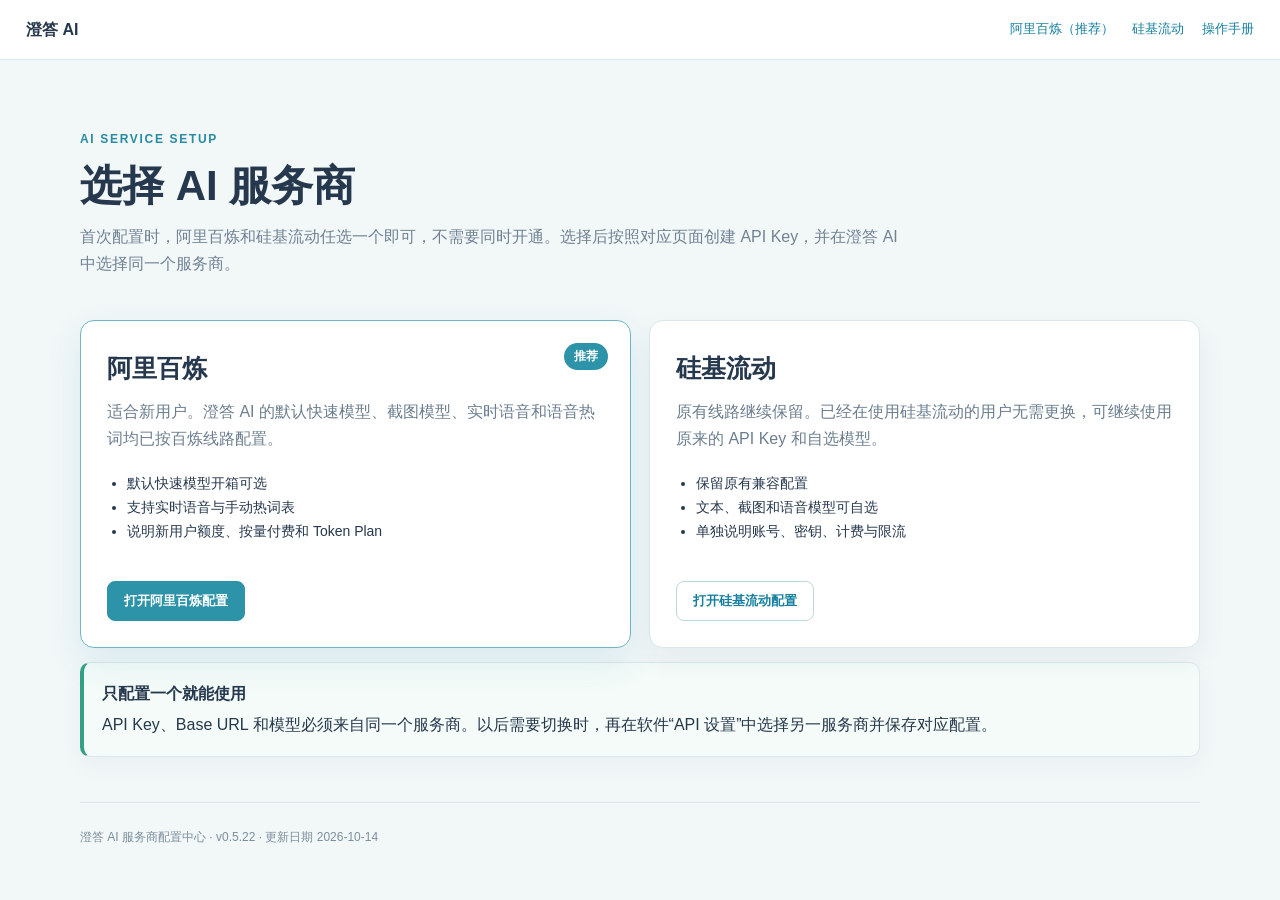
<file: chengda-ai/models/index.html>
<!doctype html>
<html lang="zh-CN">
<head>
  <meta charset="UTF-8">
  <meta name="viewport" content="width=device-width,initial-scale=1">
  <title>选择 AI 服务商｜澄答 AI</title>
  <meta name="description" content="选择阿里百炼或硅基流动，并查看对应的 API Key、模型选择和费用配置说明。">
  <meta name="robots" content="index,follow">
  <link rel="stylesheet" href="provider-guide.css">
</head>
<body>
  <header class="top"><a class="brand" href="../home/index.html">澄答 AI</a><nav><a href="dashscope/index.html">阿里百炼（推荐）</a><a href="siliconflow/index.html">硅基流动</a><a href="../manual/index.html">操作手册</a></nav></header>
  <main class="shell">
    <header class="hero"><span class="eyebrow">AI SERVICE SETUP</span><h1>选择 AI 服务商</h1><p>首次配置时，阿里百炼和硅基流动任选一个即可，不需要同时开通。选择后按照对应页面创建 API Key，并在澄答 AI 中选择同一个服务商。</p></header>
    <section class="provider-grid" aria-label="AI 服务商选择">
      <article class="provider-card featured"><span class="recommend">推荐</span><h2>阿里百炼</h2><p>适合新用户。澄答 AI 的默认快速模型、截图模型、实时语音和语音热词均已按百炼线路配置。</p><ul><li>默认快速模型开箱可选</li><li>支持实时语音与手动热词表</li><li>说明新用户额度、按量付费和 Token Plan</li></ul><a class="button primary" href="dashscope/index.html">打开阿里百炼配置</a></article>
      <article class="provider-card"><h2>硅基流动</h2><p>原有线路继续保留。已经在使用硅基流动的用户无需更换，可继续使用原来的 API Key 和自选模型。</p><ul><li>保留原有兼容配置</li><li>文本、截图和语音模型可自选</li><li>单独说明账号、密钥、计费与限流</li></ul><a class="button" href="siliconflow/index.html">打开硅基流动配置</a></article>
    </section>
    <div class="note success"><strong>只配置一个就能使用</strong>API Key、Base URL 和模型必须来自同一个服务商。以后需要切换时，再在软件“API 设置”中选择另一服务商并保存对应配置。</div>
    <footer class="footer">澄答 AI 服务商配置中心 · v0.5.22 · 更新日期 2026-10-14</footer>
  </main>
</body>
</html>
</file>
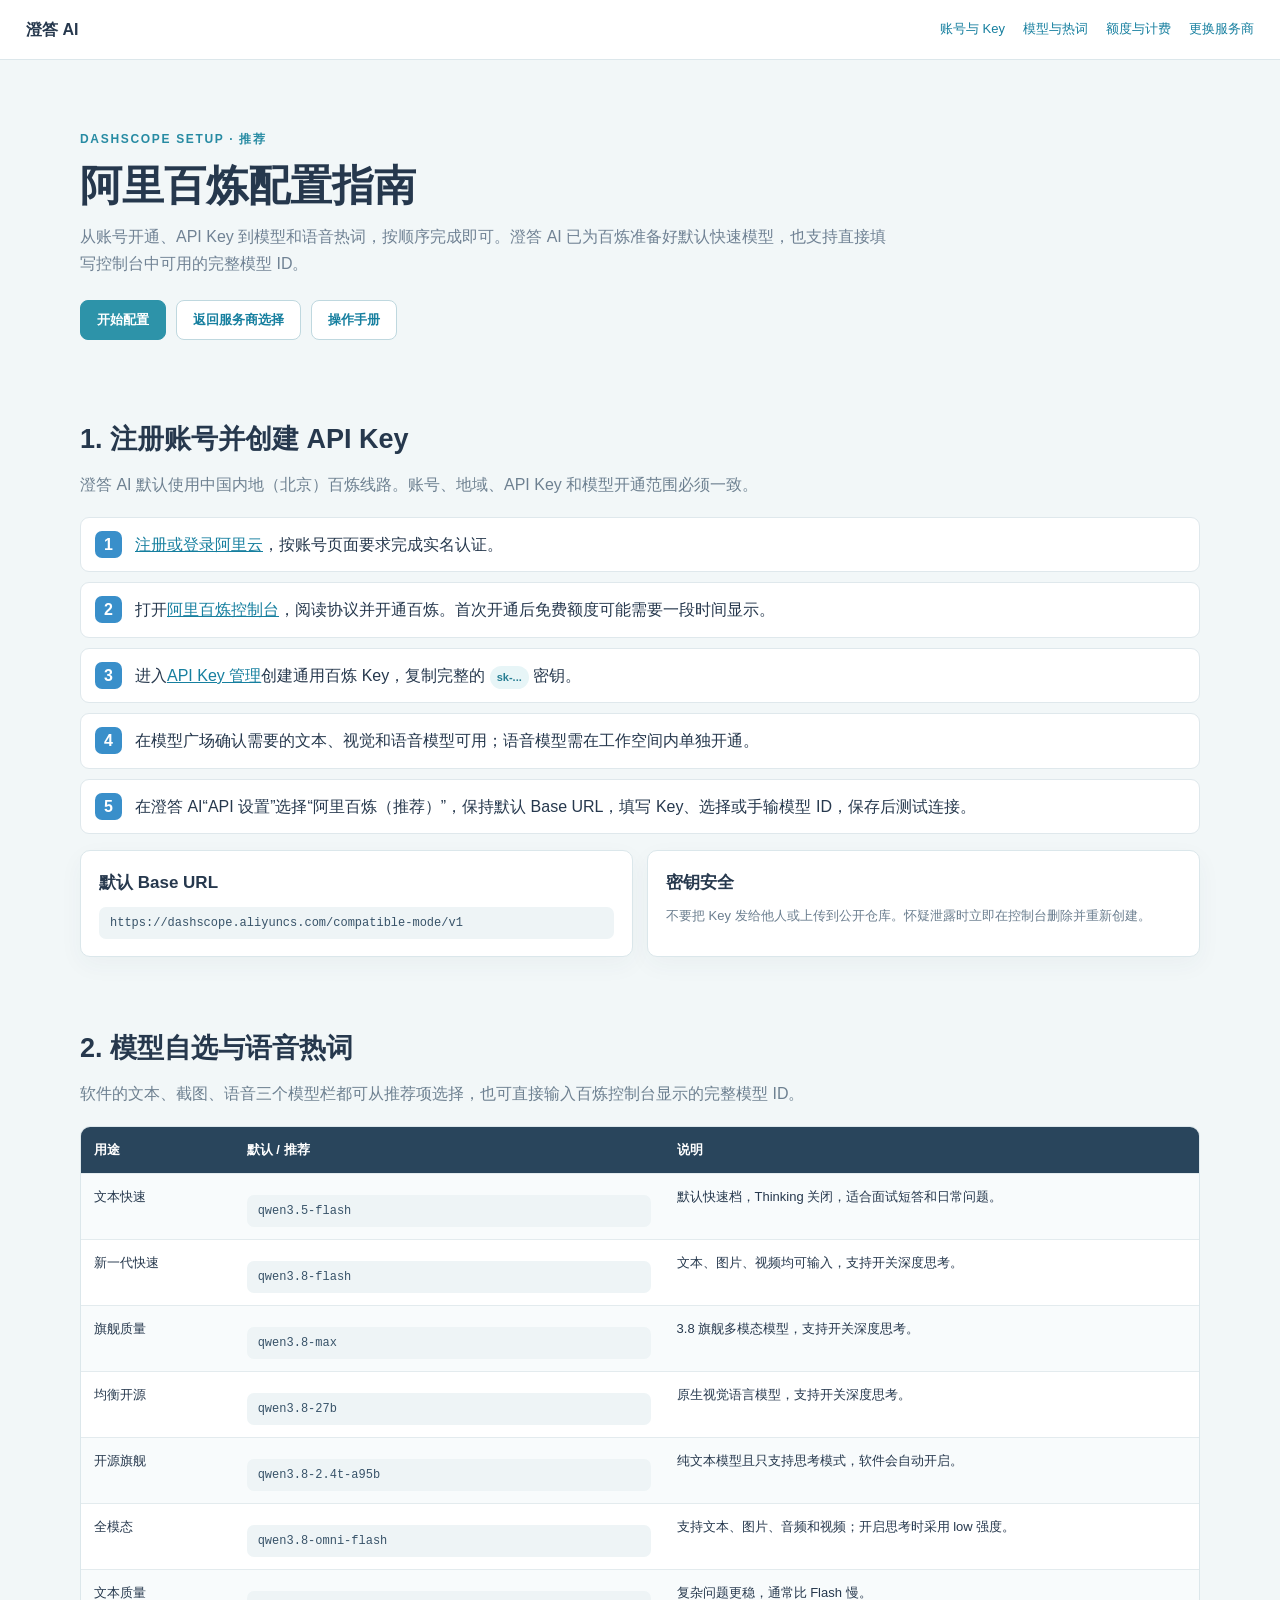
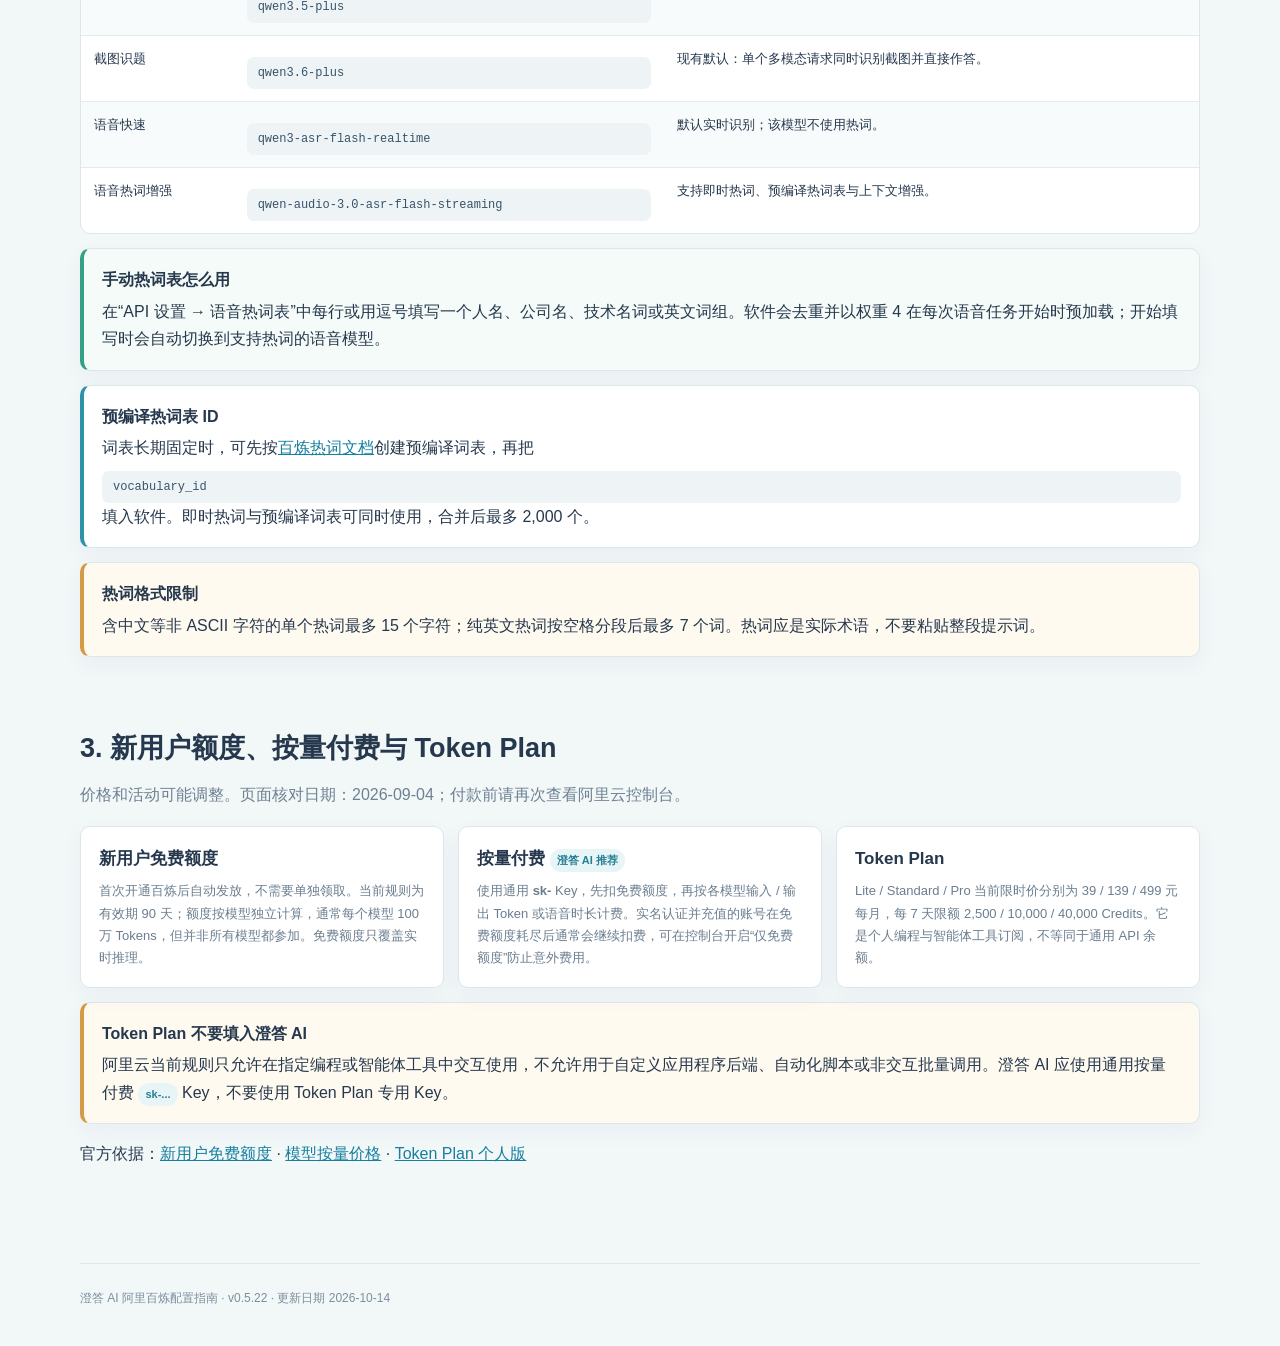
<file: chengda-ai/models/dashscope/index.html>
<!doctype html>
<html lang="zh-CN">
<head>
  <meta charset="UTF-8">
  <meta name="viewport" content="width=device-width,initial-scale=1">
  <title>阿里百炼配置指南｜澄答 AI</title>
  <meta name="description" content="澄答 AI 的阿里百炼注册、API Key、模型选择、语音热词、新用户额度、按量付费和 Token Plan 说明。">
  <meta name="robots" content="index,follow">
  <link rel="stylesheet" href="../provider-guide.css">
</head>
<body>
  <header class="top"><a class="brand" href="../../home/index.html">澄答 AI</a><nav><a href="#account">账号与 Key</a><a href="#models">模型与热词</a><a href="#billing">额度与计费</a><a href="../index.html">更换服务商</a></nav></header>
  <main class="shell">
    <header class="hero"><span class="eyebrow">DASHSCOPE SETUP · 推荐</span><h1>阿里百炼配置指南</h1><p>从账号开通、API Key 到模型和语音热词，按顺序完成即可。澄答 AI 已为百炼准备好默认快速模型，也支持直接填写控制台中可用的完整模型 ID。</p><div class="hero-links"><a class="button primary" href="#account">开始配置</a><a class="button" href="../index.html">返回服务商选择</a><a class="button" href="../../manual/index.html">操作手册</a></div></header>
    <section class="section" id="account"><h2>1. 注册账号并创建 API Key</h2><p class="lead">澄答 AI 默认使用中国内地（北京）百炼线路。账号、地域、API Key 和模型开通范围必须一致。</p><ol class="steps"><li><a href="https://www.aliyun.com/" target="_blank" rel="noopener">注册或登录阿里云</a>，按账号页面要求完成实名认证。</li><li>打开<a href="https://bailian.console.aliyun.com/" target="_blank" rel="noopener">阿里百炼控制台</a>，阅读协议并开通百炼。首次开通后免费额度可能需要一段时间显示。</li><li>进入<a href="https://bailian.console.aliyun.com/?tab=model#/api-key" target="_blank" rel="noopener">API Key 管理</a>创建通用百炼 Key，复制完整的 <span class="tag">sk-...</span> 密钥。</li><li>在模型广场确认需要的文本、视觉和语音模型可用；语音模型需在工作空间内单独开通。</li><li>在澄答 AI“API 设置”选择“阿里百炼（推荐）”，保持默认 Base URL，填写 Key、选择或手输模型 ID，保存后测试连接。</li></ol><div class="grid"><article class="card"><h3>默认 Base URL</h3><span class="code">https://dashscope.aliyuncs.com/compatible-mode/v1</span></article><article class="card"><h3>密钥安全</h3><p>不要把 Key 发给他人或上传到公开仓库。怀疑泄露时立即在控制台删除并重新创建。</p></article></div></section>
    <section class="section" id="models"><h2>2. 模型自选与语音热词</h2><p class="lead">软件的文本、截图、语音三个模型栏都可从推荐项选择，也可直接输入百炼控制台显示的完整模型 ID。</p><div class="table-wrap"><table><thead><tr><th>用途</th><th>默认 / 推荐</th><th>说明</th></tr></thead><tbody><tr><td>文本快速</td><td><span class="code">qwen3.5-flash</span></td><td>默认快速档，Thinking 关闭，适合面试短答和日常问题。</td></tr><tr><td>新一代快速</td><td><span class="code">qwen3.8-flash</span></td><td>文本、图片、视频均可输入，支持开关深度思考。</td></tr><tr><td>旗舰质量</td><td><span class="code">qwen3.8-max</span></td><td>3.8 旗舰多模态模型，支持开关深度思考。</td></tr><tr><td>均衡开源</td><td><span class="code">qwen3.8-27b</span></td><td>原生视觉语言模型，支持开关深度思考。</td></tr><tr><td>开源旗舰</td><td><span class="code">qwen3.8-2.4t-a95b</span></td><td>纯文本模型且只支持思考模式，软件会自动开启。</td></tr><tr><td>全模态</td><td><span class="code">qwen3.8-omni-flash</span></td><td>支持文本、图片、音频和视频；开启思考时采用 low 强度。</td></tr><tr><td>文本质量</td><td><span class="code">qwen3.5-plus</span></td><td>复杂问题更稳，通常比 Flash 慢。</td></tr><tr><td>截图识题</td><td><span class="code">qwen3.6-plus</span></td><td>现有默认：单个多模态请求同时识别截图并直接作答。</td></tr><tr><td>语音快速</td><td><span class="code">qwen3-asr-flash-realtime</span></td><td>默认实时识别；该模型不使用热词。</td></tr><tr><td>语音热词增强</td><td><span class="code">qwen-audio-3.0-asr-flash-streaming</span></td><td>支持即时热词、预编译热词表与上下文增强。</td></tr></tbody></table></div><div class="note success"><strong>手动热词表怎么用</strong>在“API 设置 → 语音热词表”中每行或用逗号填写一个人名、公司名、技术名词或英文词组。软件会去重并以权重 4 在每次语音任务开始时预加载；开始填写时会自动切换到支持热词的语音模型。</div><div class="note"><strong>预编译热词表 ID</strong>词表长期固定时，可先按<a href="https://help.aliyun.com/en/model-studio/improve-asr-accuracy" target="_blank" rel="noopener">百炼热词文档</a>创建预编译词表，再把 <span class="code">vocabulary_id</span> 填入软件。即时热词与预编译词表可同时使用，合并后最多 2,000 个。</div><div class="note warn"><strong>热词格式限制</strong>含中文等非 ASCII 字符的单个热词最多 15 个字符；纯英文热词按空格分段后最多 7 个词。热词应是实际术语，不要粘贴整段提示词。</div></section>
    <section class="section" id="billing"><h2>3. 新用户额度、按量付费与 Token Plan</h2><p class="lead">价格和活动可能调整。页面核对日期：2026-09-04；付款前请再次查看阿里云控制台。</p><div class="grid three"><article class="card"><h3>新用户免费额度</h3><p>首次开通百炼后自动发放，不需要单独领取。当前规则为有效期 90 天；额度按模型独立计算，通常每个模型 100 万 Tokens，但并非所有模型都参加。免费额度只覆盖实时推理。</p></article><article class="card"><h3>按量付费 <span class="tag">澄答 AI 推荐</span></h3><p>使用通用 <b>sk-</b> Key，先扣免费额度，再按各模型输入 / 输出 Token 或语音时长计费。实名认证并充值的账号在免费额度耗尽后通常会继续扣费，可在控制台开启“仅免费额度”防止意外费用。</p></article><article class="card"><h3>Token Plan</h3><p>Lite / Standard / Pro 当前限时价分别为 39 / 139 / 499 元每月，每 7 天限额 2,500 / 10,000 / 40,000 Credits。它是个人编程与智能体工具订阅，不等同于通用 API 余额。</p></article></div><div class="note warn"><strong>Token Plan 不要填入澄答 AI</strong>阿里云当前规则只允许在指定编程或智能体工具中交互使用，不允许用于自定义应用程序后端、自动化脚本或非交互批量调用。澄答 AI 应使用通用按量付费 <span class="tag">sk-...</span> Key，不要使用 Token Plan 专用 Key。</div><p>官方依据：<a href="https://help.aliyun.com/en/model-studio/new-free-quota" target="_blank" rel="noopener">新用户免费额度</a> · <a href="https://help.aliyun.com/zh/model-studio/model-pricing" target="_blank" rel="noopener">模型按量价格</a> · <a href="https://help.aliyun.com/zh/model-studio/token-plan-personal-overview" target="_blank" rel="noopener">Token Plan 个人版</a></p></section>
    <footer class="footer">澄答 AI 阿里百炼配置指南 · v0.5.22 · 更新日期 2026-10-14</footer>
  </main>
</body>
</html>
</file>
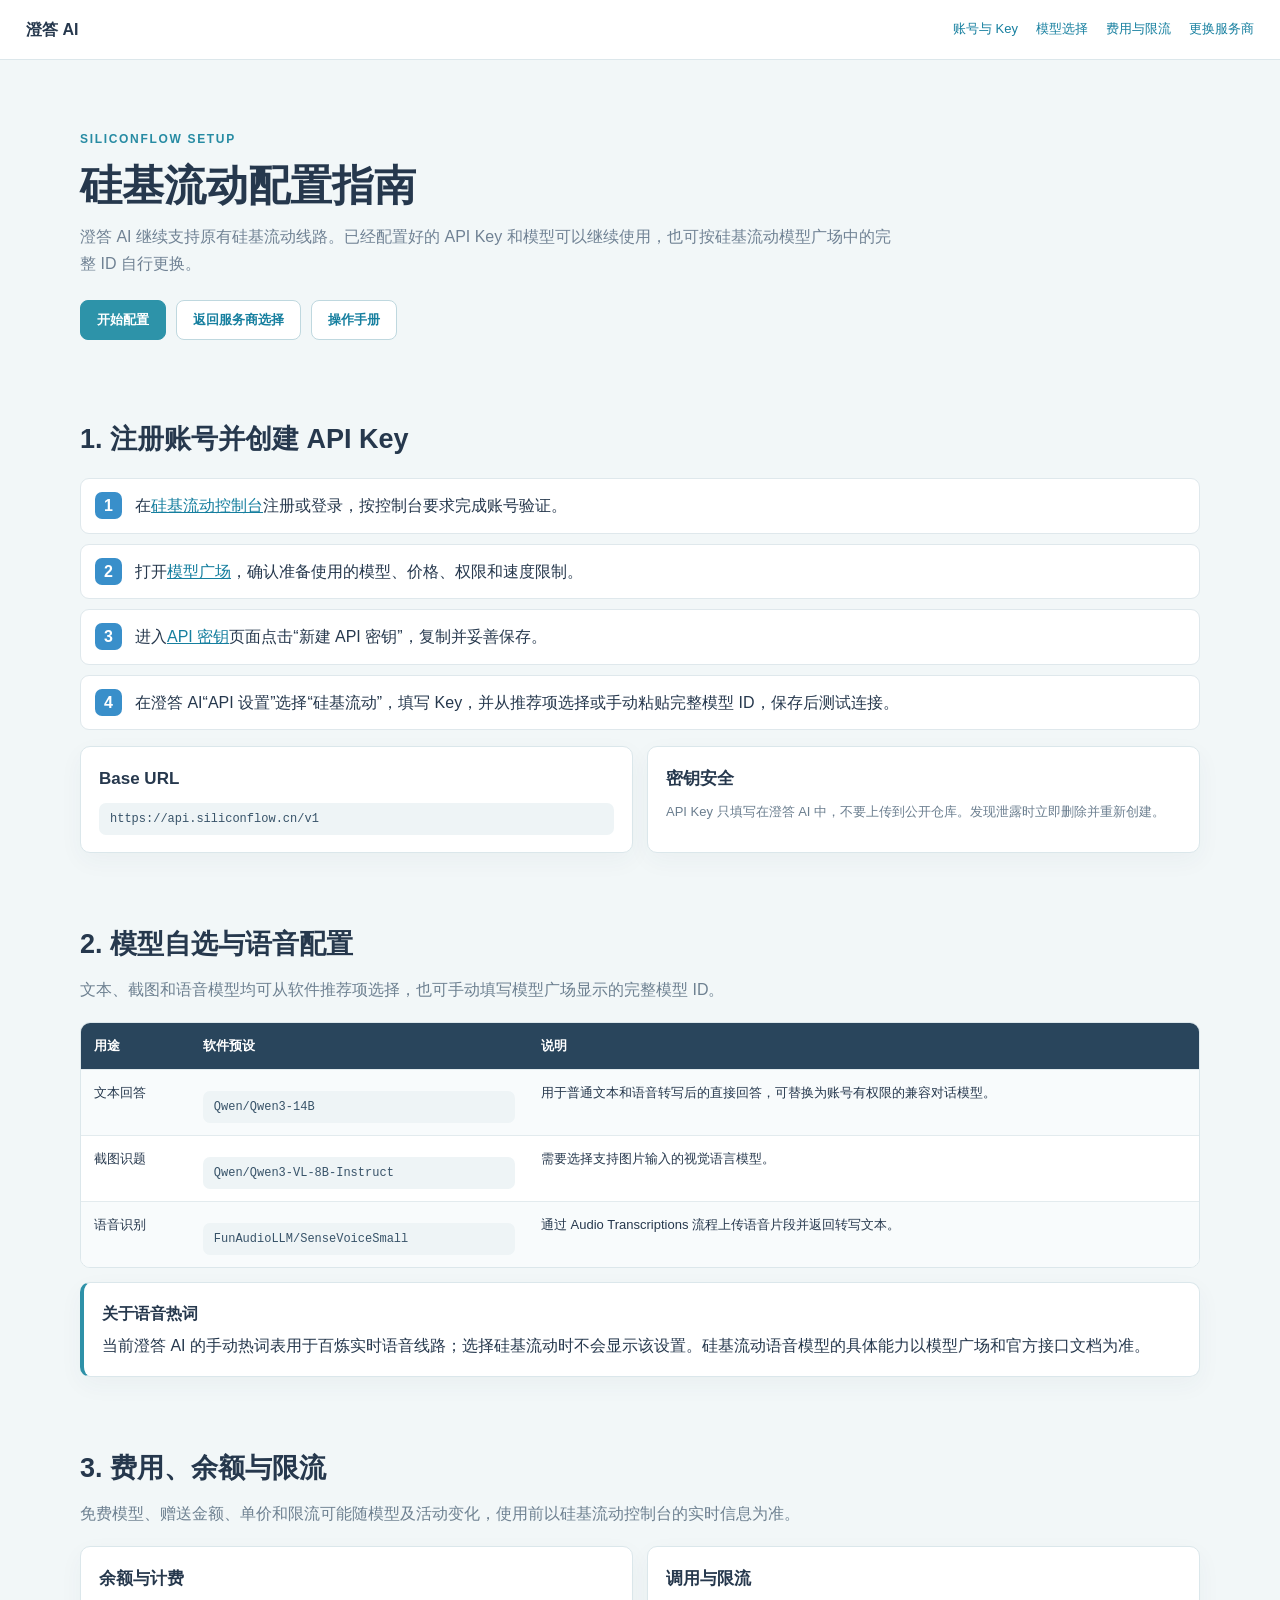
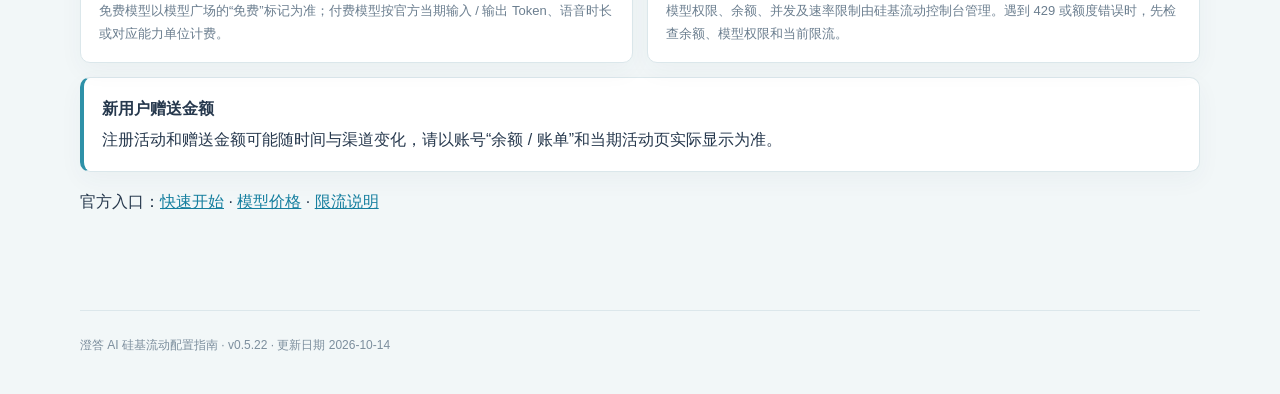
<file: chengda-ai/models/siliconflow/index.html>
<!doctype html>
<html lang="zh-CN">
<head>
  <meta charset="UTF-8">
  <meta name="viewport" content="width=device-width,initial-scale=1">
  <title>硅基流动配置指南｜澄答 AI</title>
  <meta name="description" content="澄答 AI 的硅基流动账号、API Key、模型选择、语音能力、计费和限流说明。">
  <meta name="robots" content="index,follow">
  <link rel="stylesheet" href="../provider-guide.css">
</head>
<body>
  <header class="top"><a class="brand" href="../../home/index.html">澄答 AI</a><nav><a href="#account">账号与 Key</a><a href="#models">模型选择</a><a href="#billing">费用与限流</a><a href="../index.html">更换服务商</a></nav></header>
  <main class="shell">
    <header class="hero"><span class="eyebrow">SILICONFLOW SETUP</span><h1>硅基流动配置指南</h1><p>澄答 AI 继续支持原有硅基流动线路。已经配置好的 API Key 和模型可以继续使用，也可按硅基流动模型广场中的完整 ID 自行更换。</p><div class="hero-links"><a class="button primary" href="#account">开始配置</a><a class="button" href="../index.html">返回服务商选择</a><a class="button" href="../../manual/index.html">操作手册</a></div></header>
    <section class="section" id="account"><h2>1. 注册账号并创建 API Key</h2><ol class="steps"><li>在<a href="https://cloud.siliconflow.cn/" target="_blank" rel="noopener">硅基流动控制台</a>注册或登录，按控制台要求完成账号验证。</li><li>打开<a href="https://cloud.siliconflow.cn/models" target="_blank" rel="noopener">模型广场</a>，确认准备使用的模型、价格、权限和速度限制。</li><li>进入<a href="https://cloud.siliconflow.cn/account/ak" target="_blank" rel="noopener">API 密钥</a>页面点击“新建 API 密钥”，复制并妥善保存。</li><li>在澄答 AI“API 设置”选择“硅基流动”，填写 Key，并从推荐项选择或手动粘贴完整模型 ID，保存后测试连接。</li></ol><div class="grid"><article class="card"><h3>Base URL</h3><span class="code">https://api.siliconflow.cn/v1</span></article><article class="card"><h3>密钥安全</h3><p>API Key 只填写在澄答 AI 中，不要上传到公开仓库。发现泄露时立即删除并重新创建。</p></article></div></section>
    <section class="section" id="models"><h2>2. 模型自选与语音配置</h2><p class="lead">文本、截图和语音模型均可从软件推荐项选择，也可手动填写模型广场显示的完整模型 ID。</p><div class="table-wrap"><table><thead><tr><th>用途</th><th>软件预设</th><th>说明</th></tr></thead><tbody><tr><td>文本回答</td><td><span class="code">Qwen/Qwen3-14B</span></td><td>用于普通文本和语音转写后的直接回答，可替换为账号有权限的兼容对话模型。</td></tr><tr><td>截图识题</td><td><span class="code">Qwen/Qwen3-VL-8B-Instruct</span></td><td>需要选择支持图片输入的视觉语言模型。</td></tr><tr><td>语音识别</td><td><span class="code">FunAudioLLM/SenseVoiceSmall</span></td><td>通过 Audio Transcriptions 流程上传语音片段并返回转写文本。</td></tr></tbody></table></div><div class="note"><strong>关于语音热词</strong>当前澄答 AI 的手动热词表用于百炼实时语音线路；选择硅基流动时不会显示该设置。硅基流动语音模型的具体能力以模型广场和官方接口文档为准。</div></section>
    <section class="section" id="billing"><h2>3. 费用、余额与限流</h2><p class="lead">免费模型、赠送金额、单价和限流可能随模型及活动变化，使用前以硅基流动控制台的实时信息为准。</p><div class="grid"><article class="card"><h3>余额与计费</h3><p>免费模型以模型广场的“免费”标记为准；付费模型按官方当期输入 / 输出 Token、语音时长或对应能力单位计费。</p></article><article class="card"><h3>调用与限流</h3><p>模型权限、余额、并发及速率限制由硅基流动控制台管理。遇到 429 或额度错误时，先检查余额、模型权限和当前限流。</p></article></div><div class="note"><strong>新用户赠送金额</strong>注册活动和赠送金额可能随时间与渠道变化，请以账号“余额 / 账单”和当期活动页实际显示为准。</div><p>官方入口：<a href="https://docs.siliconflow.cn/docs/userguide/quickstart" target="_blank" rel="noopener">快速开始</a> · <a href="https://siliconflow.cn/pricing" target="_blank" rel="noopener">模型价格</a> · <a href="https://docs.siliconflow.cn/docs/userguide/rate-limits/rate-limit-and-upgradation" target="_blank" rel="noopener">限流说明</a></p></section>
    <footer class="footer">澄答 AI 硅基流动配置指南 · v0.5.22 · 更新日期 2026-10-14</footer>
  </main>
</body>
</html>
</file>
<file: chengda-ai/models/provider-guide.css>
:root{font-family:"Segoe UI","Microsoft YaHei",sans-serif;color:#26384d;background:#f2f7f8;line-height:1.72;scroll-behavior:smooth}*{box-sizing:border-box}body{margin:0}a{color:#167f9f}.top{height:60px;padding:0 26px;border-bottom:1px solid #dce7eb;display:flex;align-items:center;justify-content:space-between;position:sticky;top:0;z-index:20;background:rgba(255,255,255,.94);backdrop-filter:blur(15px)}.brand{color:#26384d;text-decoration:none;font-weight:850}.top nav{display:flex;gap:18px}.top nav a{text-decoration:none;font-size:13px}.shell{width:min(1120px,calc(100% - 34px));margin:auto}.hero{padding:64px 0 42px}.eyebrow{color:#278ba3;font-size:12px;font-weight:850;letter-spacing:.14em}.hero h1{margin:9px 0 12px;font-size:42px;line-height:1.2}.hero p{max-width:820px;margin:0;color:#708294;font-size:16px}.hero-links{display:flex;flex-wrap:wrap;gap:10px;margin-top:22px}.button{display:inline-flex;align-items:center;justify-content:center;min-height:40px;padding:0 16px;border:1px solid #bfd8df;border-radius:8px;text-decoration:none;font-size:13px;font-weight:750;background:#fff}.button.primary{border-color:#2d93a9;color:#fff;background:#2d93a9}.provider-grid{display:grid;grid-template-columns:repeat(2,minmax(0,1fr));gap:18px}.provider-card{padding:26px;border:1px solid #dbe7eb;border-radius:14px;background:#fff;box-shadow:0 12px 30px rgba(41,72,88,.06);position:relative}.provider-card.featured{border-color:#6eb6c5;box-shadow:0 14px 34px rgba(45,147,169,.12)}.provider-card h2{margin:0 0 8px;font-size:25px}.provider-card p{margin:0;color:#6b7e8f}.provider-card ul{min-height:92px;margin:18px 0;padding-left:20px;font-size:14px}.recommend{position:absolute;top:22px;right:22px;padding:3px 10px;border-radius:999px;color:#fff;background:#2d93a9;font-size:12px;font-weight:800}.section{padding:34px 0;scroll-margin-top:68px}.section h2{margin:0 0 9px;font-size:27px}.lead{max-width:870px;margin:0 0 18px;color:#6e8191}.grid{display:grid;grid-template-columns:repeat(2,minmax(0,1fr));gap:14px}.grid.three{grid-template-columns:repeat(3,minmax(0,1fr))}.card,.note{padding:17px 18px;border:1px solid #dbe7eb;border-radius:10px;background:#fff;box-shadow:0 8px 24px rgba(41,72,88,.045)}.card h3{margin:0 0 7px;font-size:17px}.card p{margin:0;color:#6b7e8f;font-size:13px}.card ul{margin:10px 0 0;padding-left:19px;font-size:13px}.code{display:block;margin:9px 0 0;padding:9px 11px;border-radius:7px;overflow-wrap:anywhere;color:#385369;background:#eef4f6;font:12px Consolas,monospace}.steps{counter-reset:item;padding:0;list-style:none}.steps li{margin:10px 0;padding:13px 15px 13px 54px;border:1px solid #dfe8ec;border-radius:9px;position:relative;background:#fff}.steps li:before{counter-increment:item;content:counter(item);width:27px;height:27px;border-radius:7px;display:grid;place-items:center;position:absolute;left:14px;top:13px;color:#fff;background:#398fca;font-weight:850}.note{margin-top:14px;border-left:4px solid #2e91a8}.note.warn{border-left-color:#d49a45;background:#fffaf0}.note.success{border-left-color:#35a083;background:#f4fbf8}.note strong{display:block;margin-bottom:4px}.table-wrap{overflow:auto;border:1px solid #dce7eb;border-radius:10px;background:#fff}table{width:100%;border-collapse:collapse;font-size:13px}th,td{padding:12px 13px;border-bottom:1px solid #e3ebee;text-align:left;vertical-align:top}th{color:#fff;background:#29455c}tr:last-child td{border-bottom:0}tbody tr:nth-child(odd){background:#f8fbfc}.tag{display:inline-block;padding:2px 7px;border-radius:999px;color:#287f94;background:#e7f5f7;font-size:11px;font-weight:750}.footer{margin-top:45px;padding:24px 0 38px;border-top:1px solid #dce7eb;color:#7c8e9d;font-size:12px}@media(max-width:780px){.top nav{display:none}.hero{padding-top:40px}.hero h1{font-size:32px}.provider-grid,.grid,.grid.three{grid-template-columns:1fr}.provider-card ul{min-height:0}}
</file>
